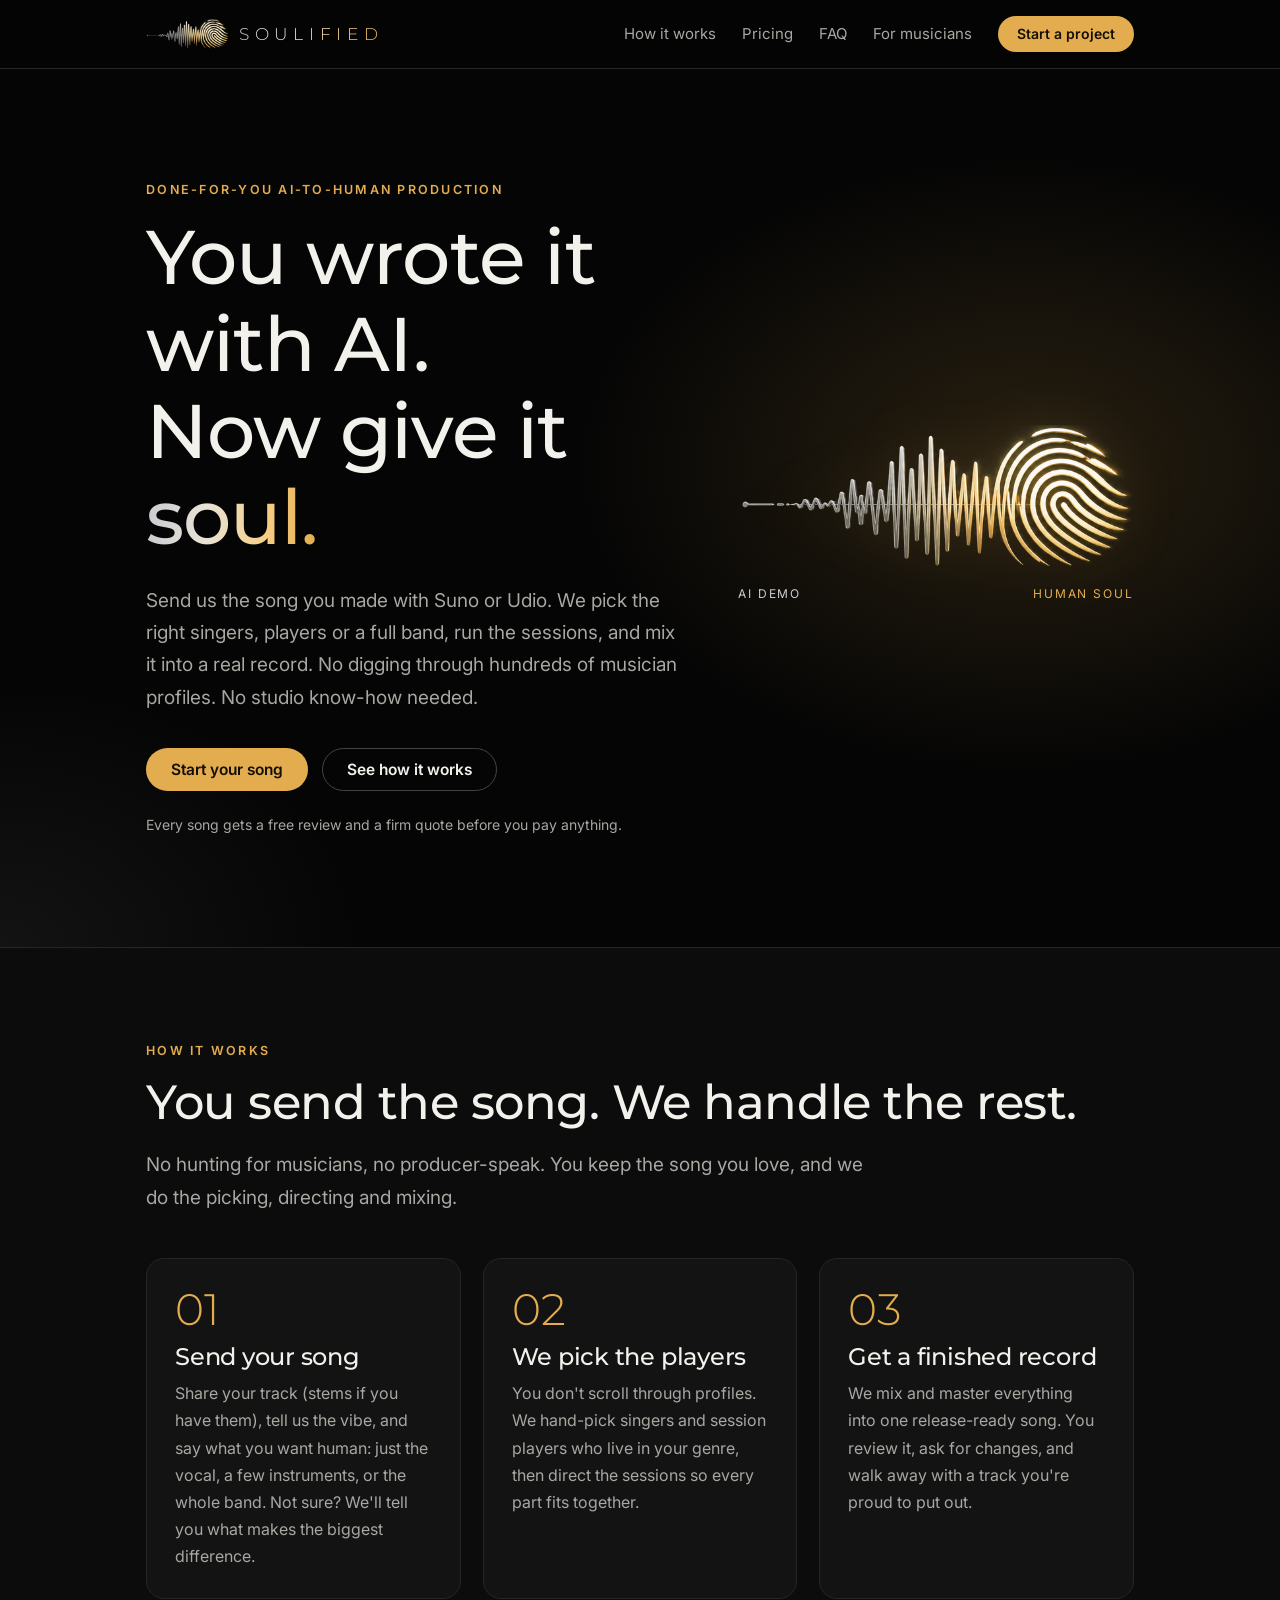
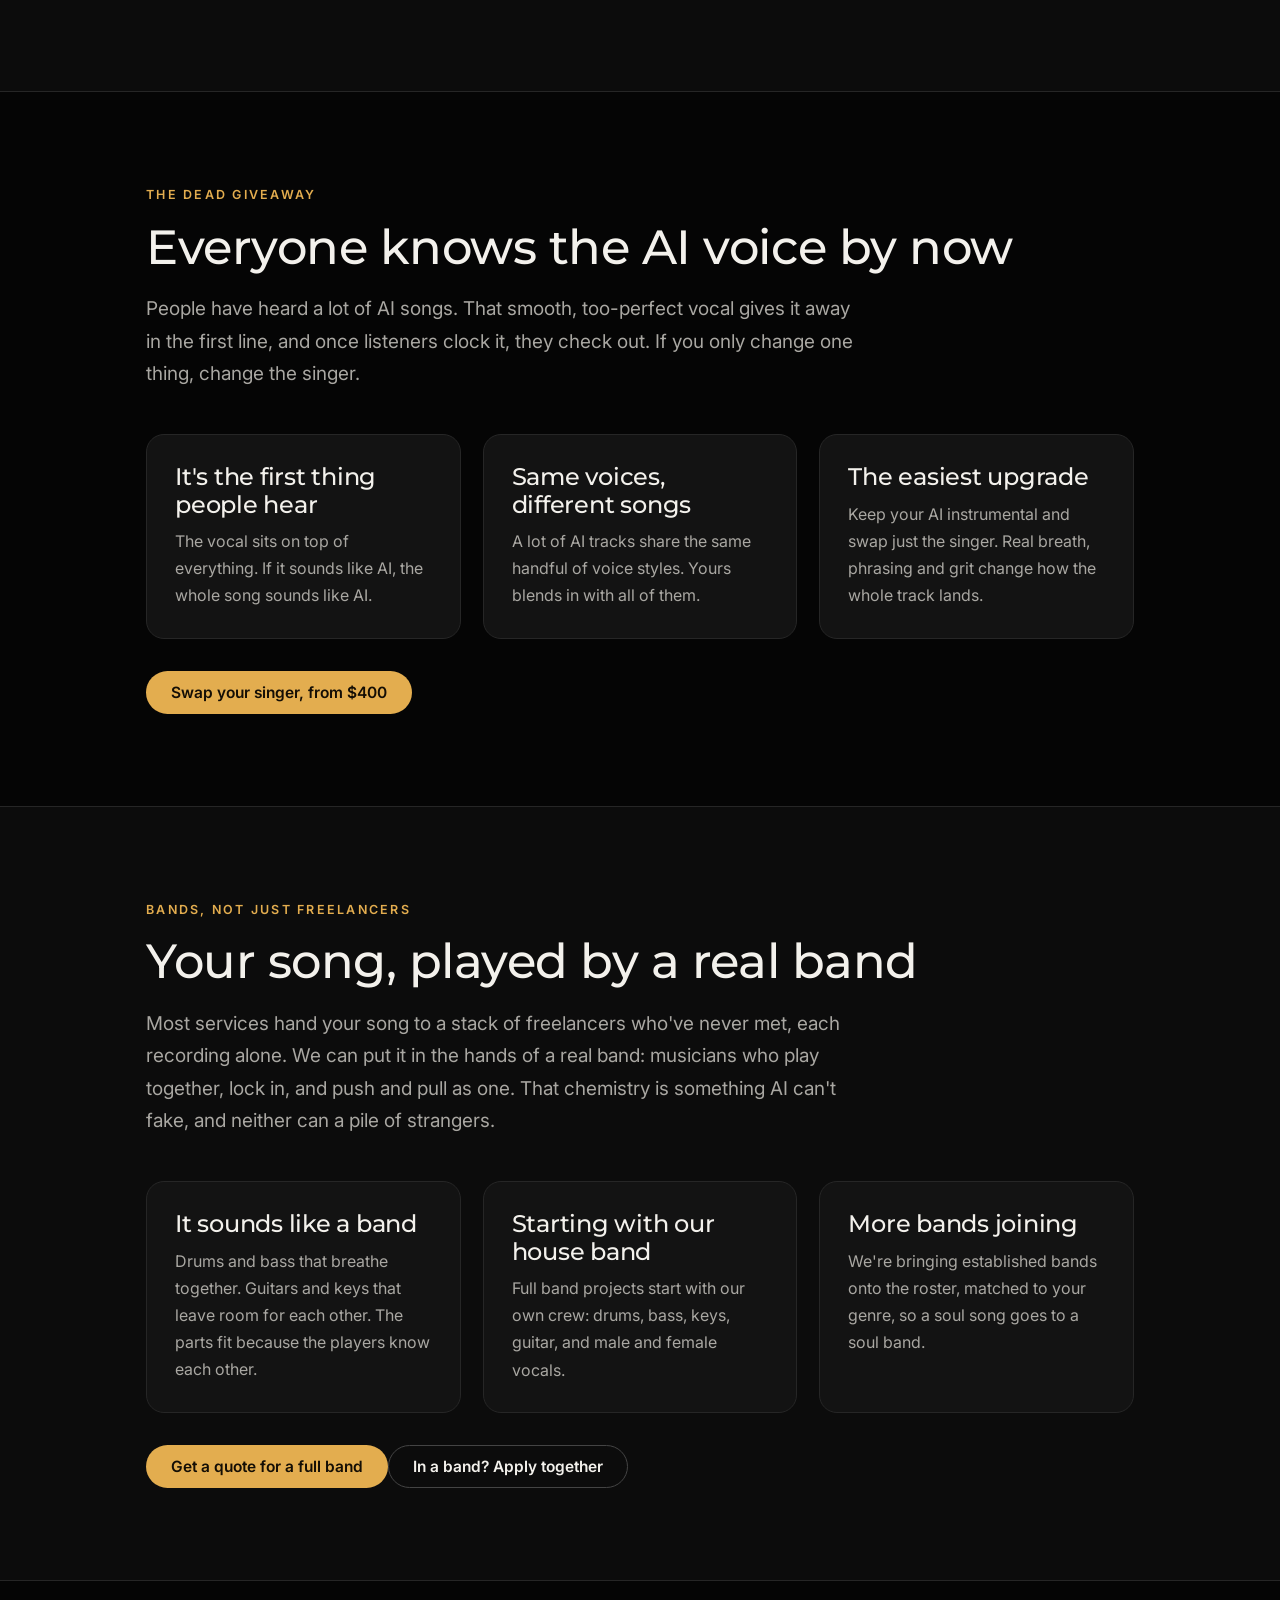
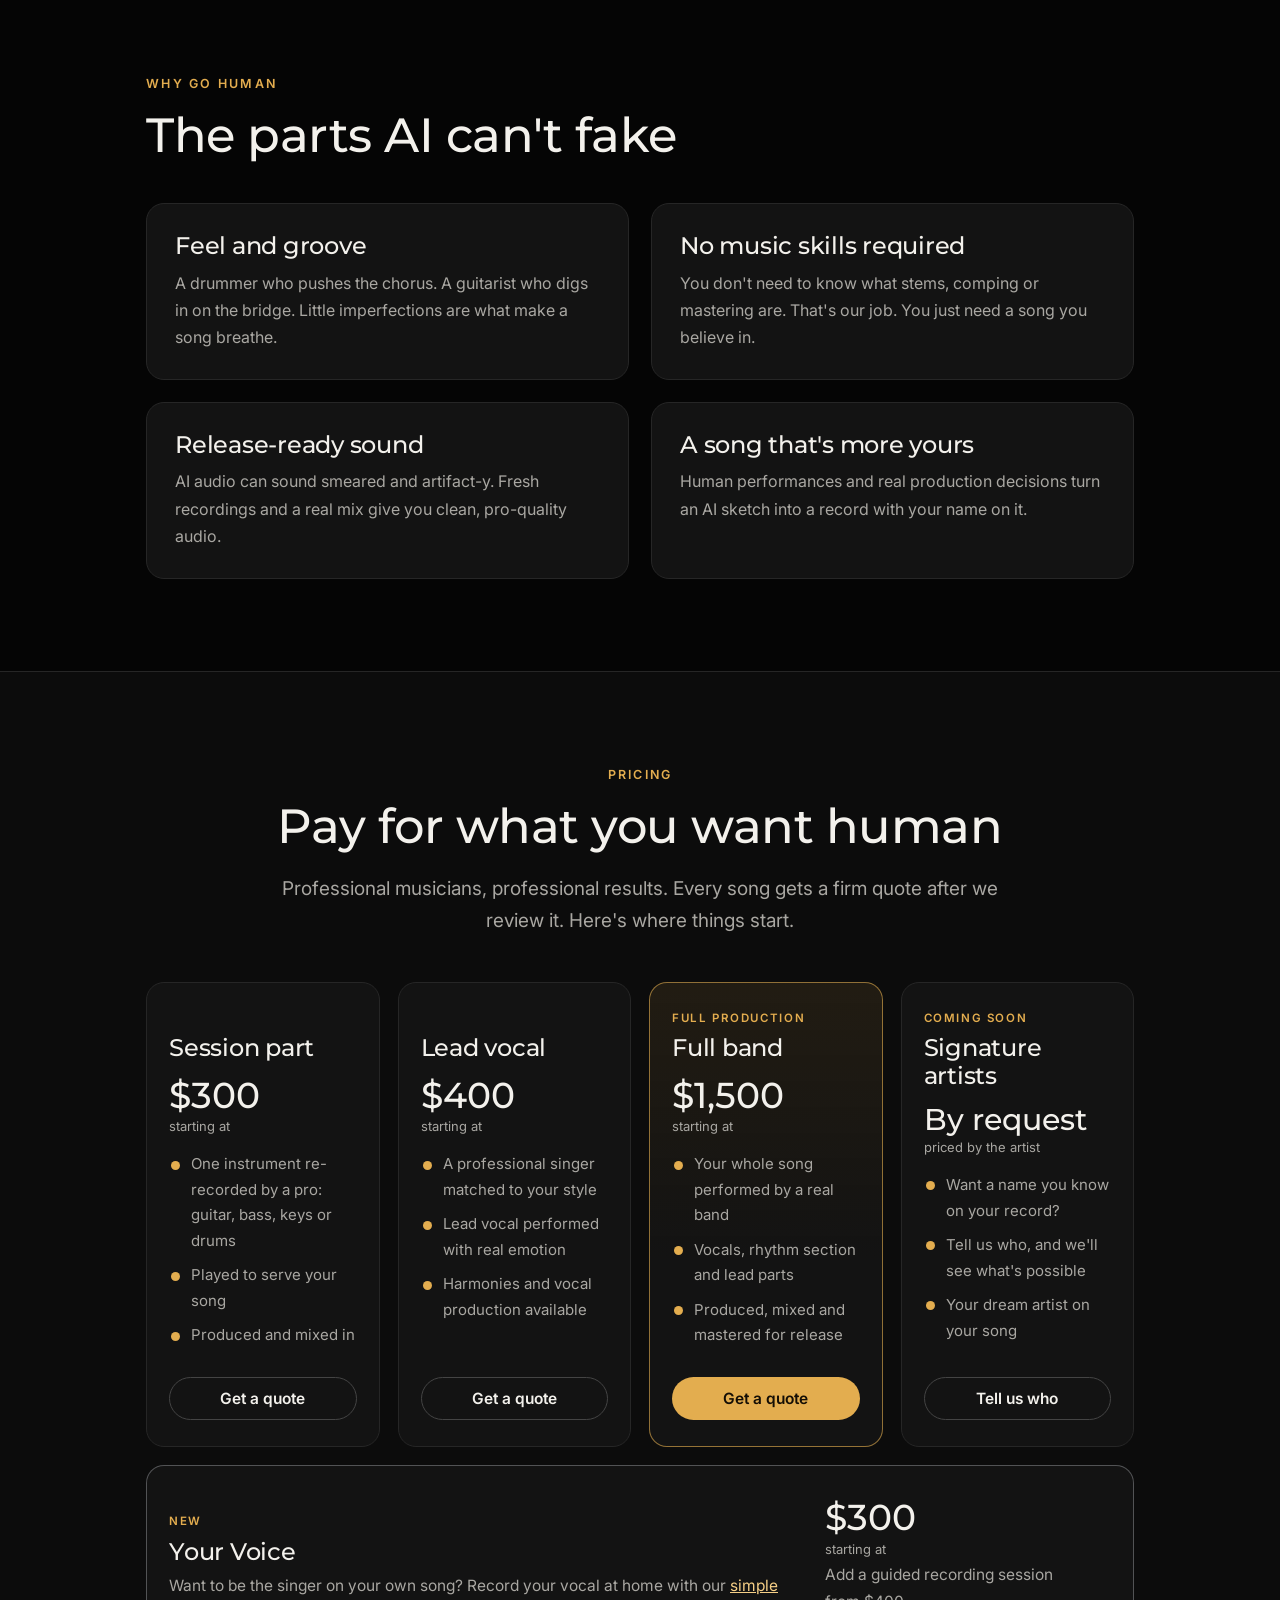
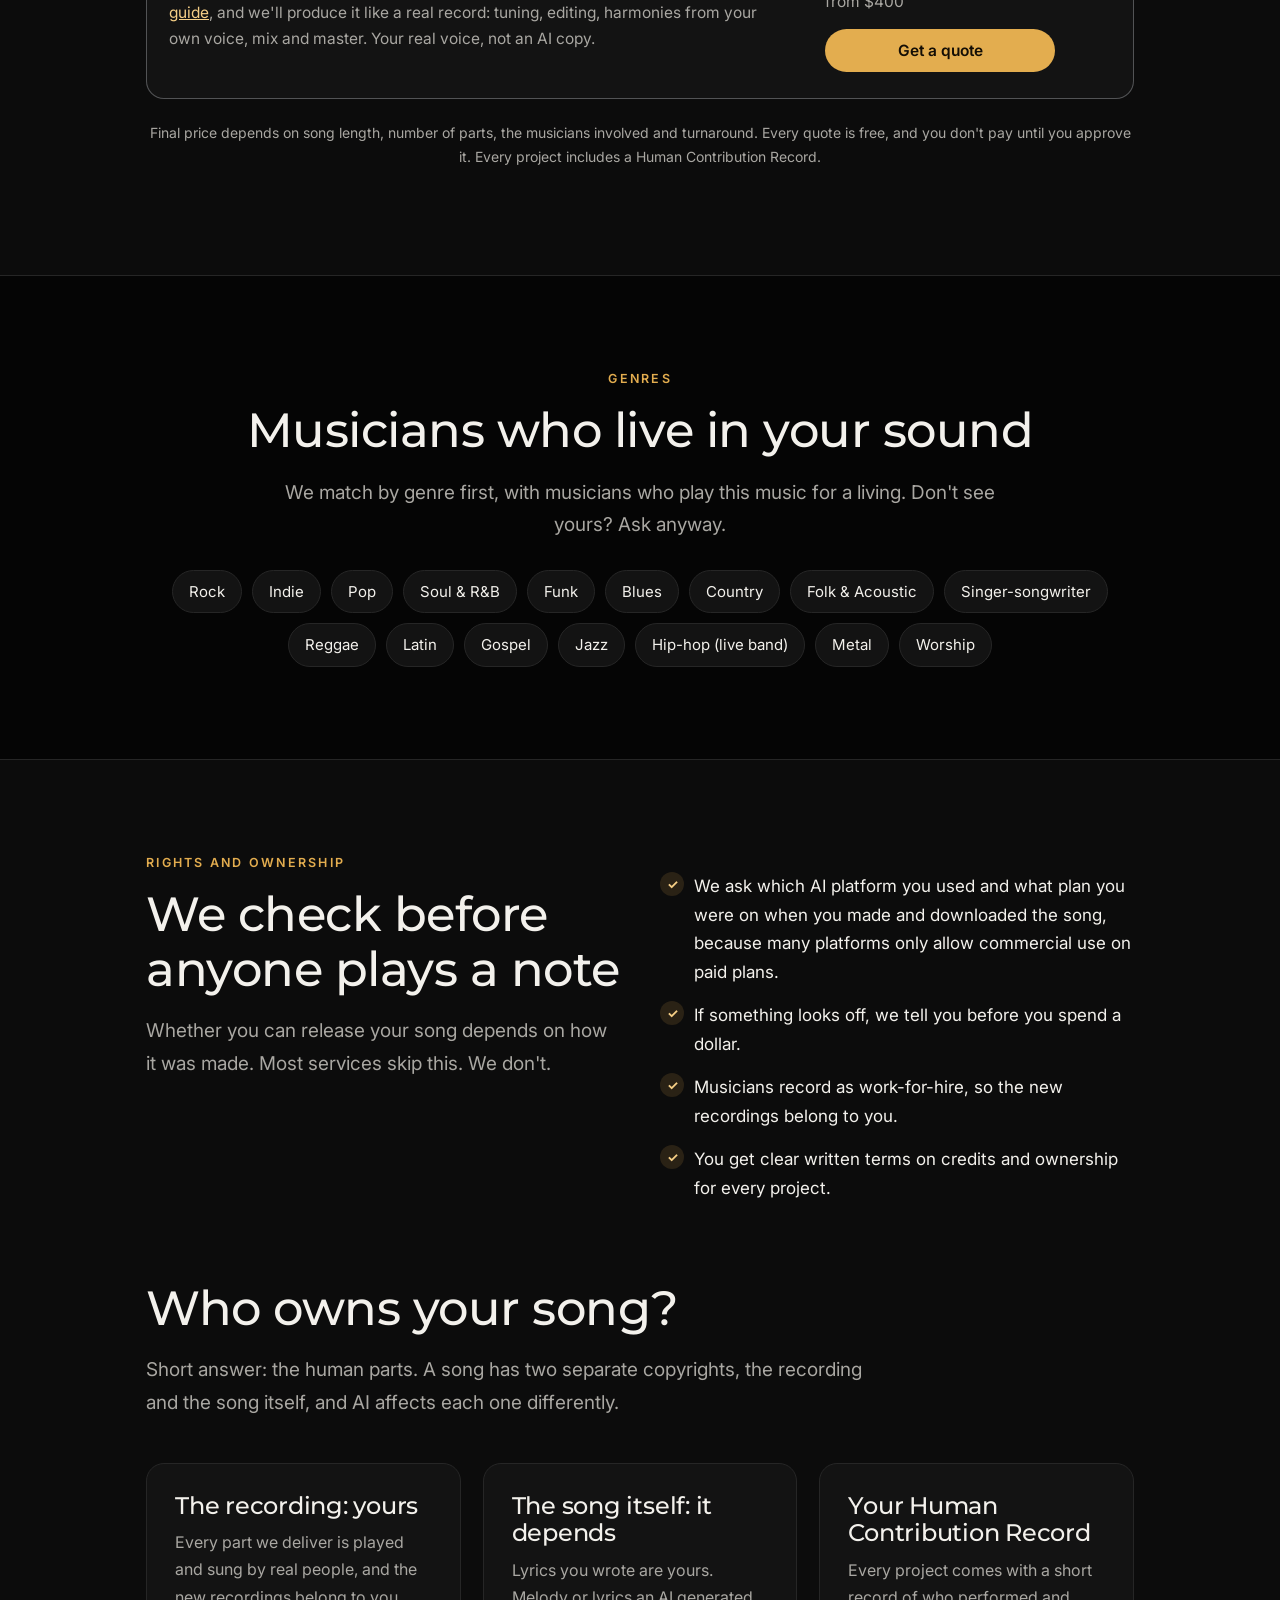
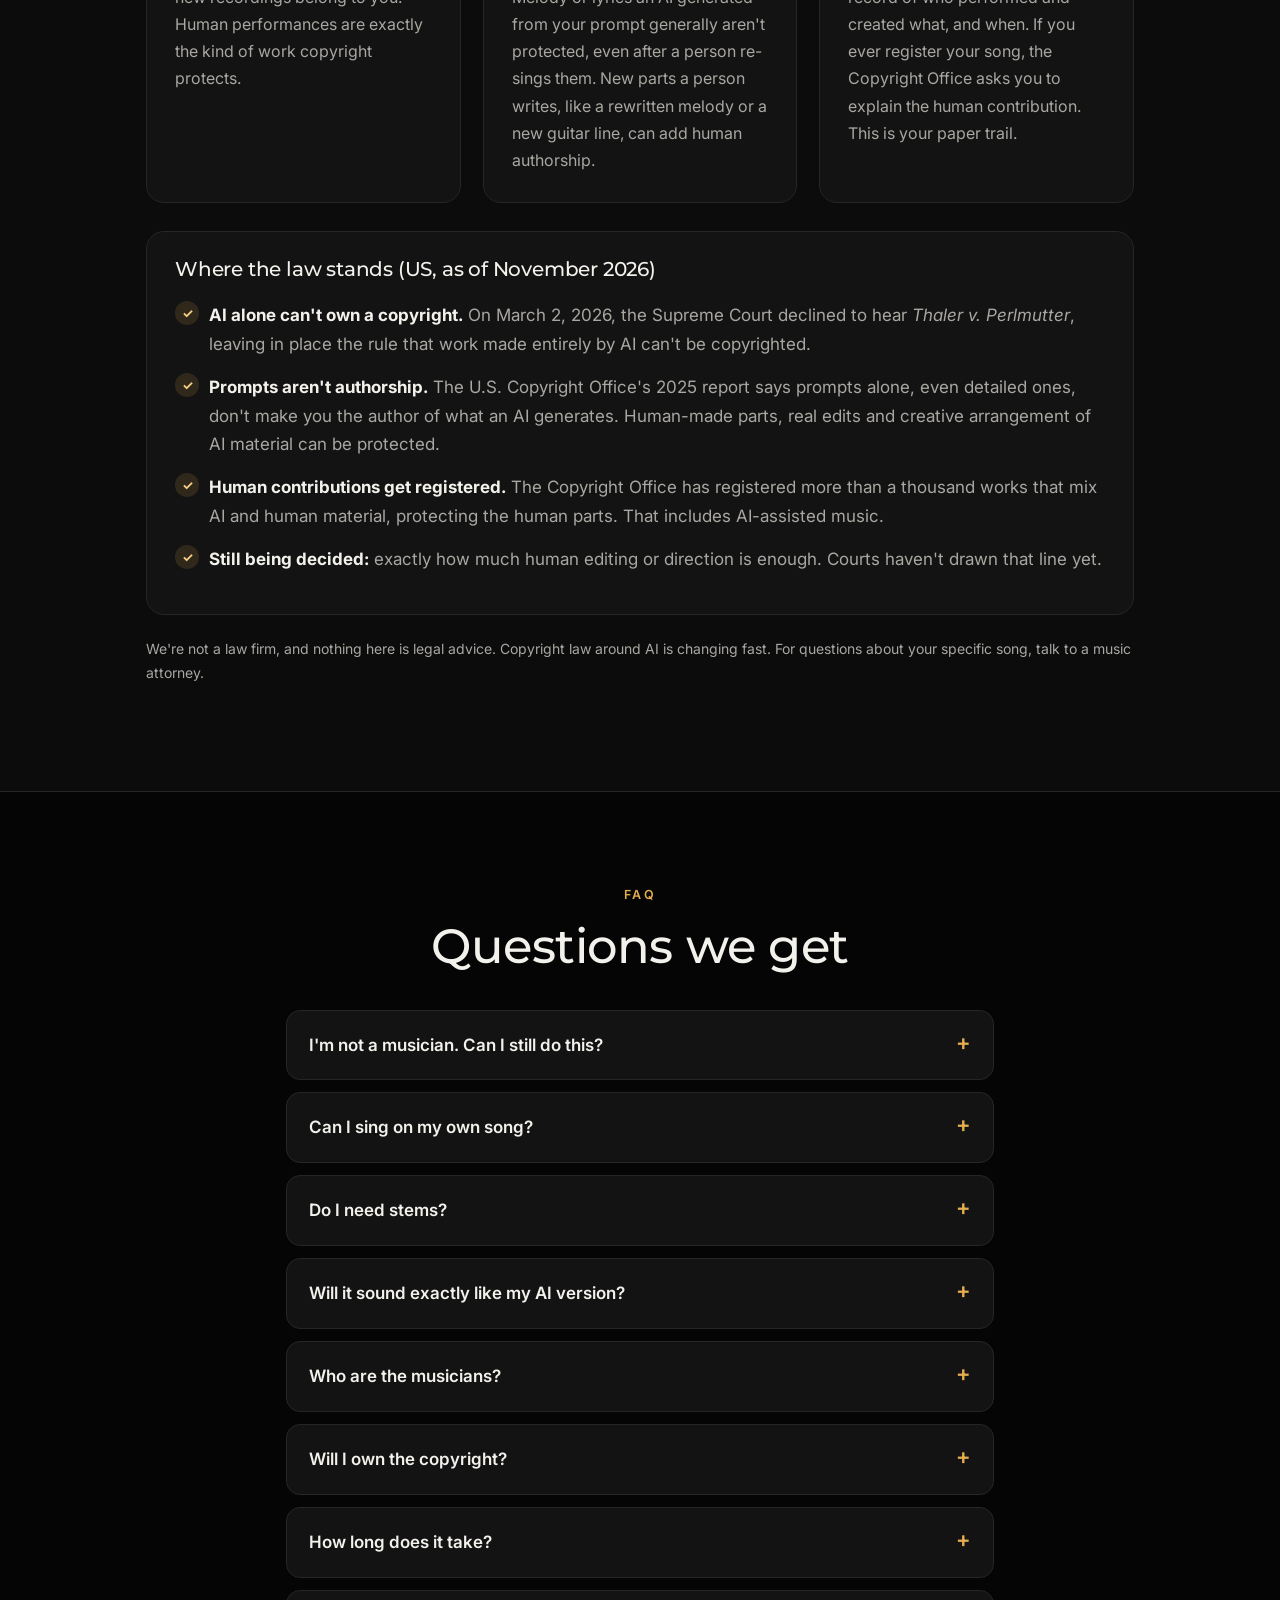
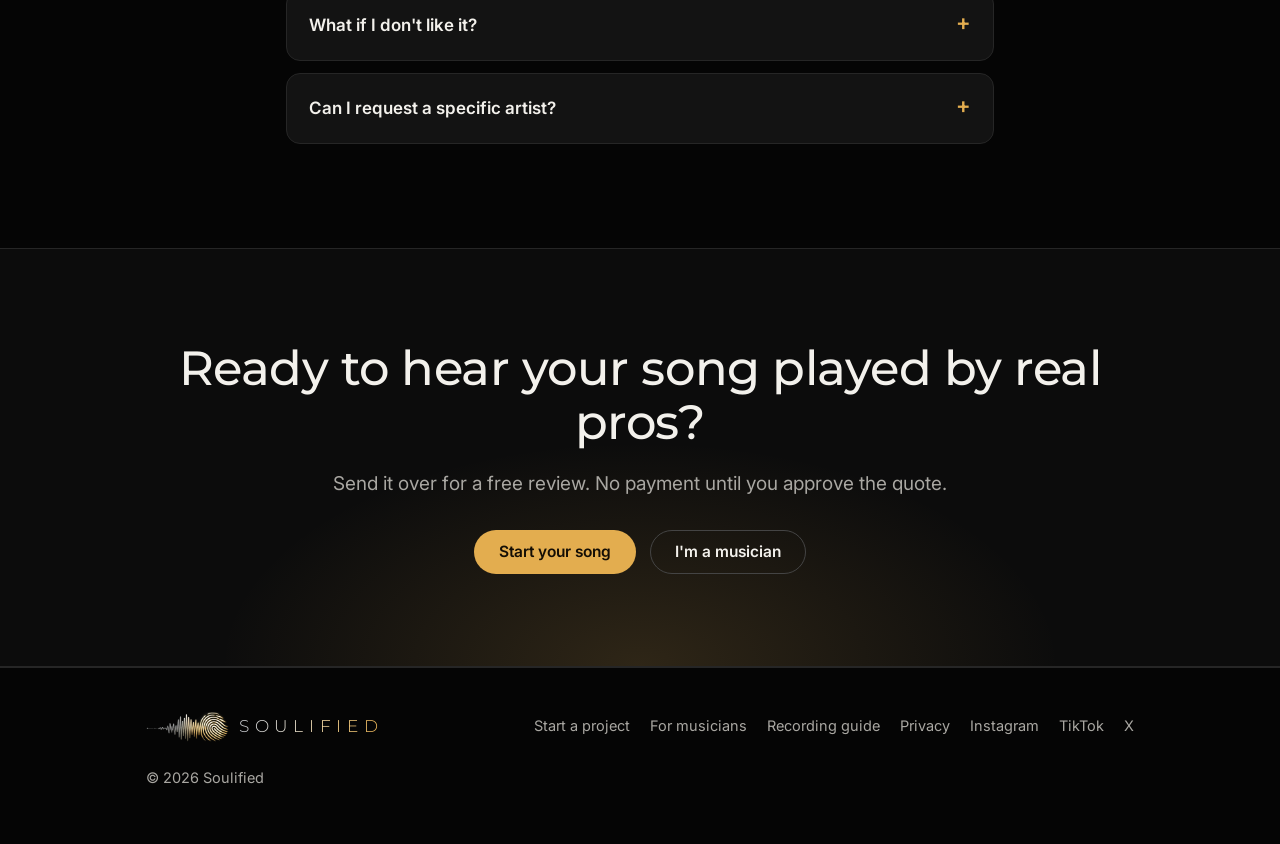
<file: index.html>
<!DOCTYPE html>
<html lang="en">
<head>
<meta charset="utf-8">
<meta name="viewport" content="width=device-width, initial-scale=1">
<title>Soulified | Turn your AI song into a real, human recording</title>
<meta name="description" content="Made a song with Suno or Udio? Soulified matches it with real singers, players and full bands who re-record it with human feel, then produces a release-ready track.">
<meta property="og:title" content="Soulified | Give your AI song a soul">
<meta property="og:description" content="Real singers, real players, real bands. We turn AI songs into human recordings.">
<meta property="og:url" content="https://besoulified.com/">
<meta property="og:type" content="website">
<link rel="icon" href="favicon.png" type="image/png">
<link rel="apple-touch-icon" href="icon-256.png">
<meta property="og:image" content="https://besoulified.com/og-image.jpg">
<link rel="preconnect" href="https://fonts.googleapis.com">
<link rel="preconnect" href="https://fonts.gstatic.com" crossorigin>
<link href="https://fonts.googleapis.com/css2?family=Montserrat:wght@300;400;500;600&family=Inter:wght@400;500;600&display=swap" rel="stylesheet">
<link rel="stylesheet" href="style.css">
</head>
<body>

<header class="nav">
  <div class="wrap">
    <a class="brand" href="index.html" aria-label="Soulified home"><img src="emblem-nav.png" alt="" width="83" height="30"><span>SOULIFIED</span></a>
    <ul>
      <li><a href="index.html#how">How it works</a></li>
      <li><a href="index.html#pricing">Pricing</a></li>
      <li><a href="index.html#faq">FAQ</a></li>
      <li><a href="join.html">For musicians</a></li>
      <li><a class="btn gold small" href="start.html">Start a project</a></li>
    </ul>
  </div>
</header>

<main>
<section class="hero">
  <div class="wrap">
    <div>
      <div class="kicker">Done-for-you AI-to-human production</div>
      <h1>You wrote it with AI.<br>Now give it <em>soul.</em></h1>
      <p class="lead">Send us the song you made with Suno or Udio. We pick the right singers, players or a full band, run the sessions, and mix it into a real record. No digging through hundreds of musician profiles. No studio know-how needed.</p>
      <div class="btns">
        <a class="btn gold" href="start.html">Start your song</a>
        <a class="btn ghost" href="#how">See how it works</a>
      </div>
      <p class="note">Every song gets a free review and a firm quote before you pay anything.</p>
    </div>
    <div class="hero-art">
      <img src="emblem.png" alt="A flat AI waveform transforming into a golden human fingerprint" width="601" height="220">
      <div class="cap"><span>AI demo</span><span>Human soul</span></div>
    </div>
  </div>
</section>

<section class="band" id="how">
  <div class="wrap">
    <div class="kicker">How it works</div>
    <h2>You send the song. We handle the rest.</h2>
    <p class="lead">No hunting for musicians, no producer-speak. You keep the song you love, and we do the picking, directing and mixing.</p>
    <div class="grid3">
      <div class="card"><div class="step-n">01</div><h3>Send your song</h3><p>Share your track (stems if you have them), tell us the vibe, and say what you want human: just the vocal, a few instruments, or the whole band. Not sure? We'll tell you what makes the biggest difference.</p></div>
      <div class="card"><div class="step-n">02</div><h3>We pick the players</h3><p>You don't scroll through profiles. We hand-pick singers and session players who live in your genre, then direct the sessions so every part fits together.</p></div>
      <div class="card"><div class="step-n">03</div><h3>Get a finished record</h3><p>We mix and master everything into one release-ready song. You review it, ask for changes, and walk away with a track you're proud to put out.</p></div>
    </div>
  </div>
</section>

<section id="voice">
  <div class="wrap">
    <div class="kicker">The dead giveaway</div>
    <h2>Everyone knows the AI voice by now</h2>
    <p class="lead">People have heard a lot of AI songs. That smooth, too-perfect vocal gives it away in the first line, and once listeners clock it, they check out. If you only change one thing, change the singer.</p>
    <div class="grid3">
      <div class="card"><h3>It's the first thing people hear</h3><p>The vocal sits on top of everything. If it sounds like AI, the whole song sounds like AI.</p></div>
      <div class="card"><h3>Same voices, different songs</h3><p>A lot of AI tracks share the same handful of voice styles. Yours blends in with all of them.</p></div>
      <div class="card"><h3>The easiest upgrade</h3><p>Keep your AI instrumental and swap just the singer. Real breath, phrasing and grit change how the whole track lands.</p></div>
    </div>
    <div class="btns" style="margin-top:32px"><a class="btn gold" href="start.html?service=vocal">Swap your singer, from $400</a></div>
  </div>
</section>

<section class="band" id="bands">
  <div class="wrap">
    <div class="kicker">Bands, not just freelancers</div>
    <h2>Your song, played by a real band</h2>
    <p class="lead">Most services hand your song to a stack of freelancers who've never met, each recording alone. We can put it in the hands of a real band: musicians who play together, lock in, and push and pull as one. That chemistry is something AI can't fake, and neither can a pile of strangers.</p>
    <div class="grid3">
      <div class="card"><h3>It sounds like a band</h3><p>Drums and bass that breathe together. Guitars and keys that leave room for each other. The parts fit because the players know each other.</p></div>
      <div class="card"><h3>Starting with our house band</h3><p>Full band projects start with our own crew: drums, bass, keys, guitar, and male and female vocals.</p></div>
      <div class="card"><h3>More bands joining</h3><p>We're bringing established bands onto the roster, matched to your genre, so a soul song goes to a soul band.</p></div>
    </div>
    <div class="btns" style="margin-top:32px"><a class="btn gold" href="start.html?service=full">Get a quote for a full band</a><a class="btn ghost" href="join.html">In a band? Apply together</a></div>
  </div>
</section>

<section id="why">
  <div class="wrap">
    <div class="kicker">Why go human</div>
    <h2>The parts AI can't fake</h2>
    <div class="grid2">
      <div class="card"><h3>Feel and groove</h3><p>A drummer who pushes the chorus. A guitarist who digs in on the bridge. Little imperfections are what make a song breathe.</p></div>
      <div class="card"><h3>No music skills required</h3><p>You don't need to know what stems, comping or mastering are. That's our job. You just need a song you believe in.</p></div>
      <div class="card"><h3>Release-ready sound</h3><p>AI audio can sound smeared and artifact-y. Fresh recordings and a real mix give you clean, pro-quality audio.</p></div>
      <div class="card"><h3>A song that's more yours</h3><p>Human performances and real production decisions turn an AI sketch into a record with your name on it.</p></div>
    </div>
  </div>
</section>

<section class="band" id="pricing">
  <div class="wrap">
    <div class="center">
      <div class="kicker">Pricing</div>
      <h2>Pay for what you want human</h2>
      <p class="lead">Professional musicians, professional results. Every song gets a firm quote after we review it. Here's where things start.</p>
    </div>
    <div class="price-grid">
      <div class="price"><div class="tag">&nbsp;</div><h3>Session part</h3><div class="amt">$300 <small>starting at</small></div>
        <ul><li>One instrument re-recorded by a pro: guitar, bass, keys or drums</li><li>Played to serve your song</li><li>Produced and mixed in</li></ul>
        <a class="btn ghost" href="start.html?service=single">Get a quote</a></div>
      <div class="price"><div class="tag">&nbsp;</div><h3>Lead vocal</h3><div class="amt">$400 <small>starting at</small></div>
        <ul><li>A professional singer matched to your style</li><li>Lead vocal performed with real emotion</li><li>Harmonies and vocal production available</li></ul>
        <a class="btn ghost" href="start.html?service=vocal">Get a quote</a></div>
      <div class="price feature"><div class="tag">Full production</div><h3>Full band</h3><div class="amt">$1,500 <small>starting at</small></div>
        <ul><li>Your whole song performed by a real band</li><li>Vocals, rhythm section and lead parts</li><li>Produced, mixed and mastered for release</li></ul>
        <a class="btn gold" href="start.html?service=full">Get a quote</a></div>
      <div class="price"><div class="tag">Coming soon</div><h3>Signature artists</h3><div class="amt text">By request<small>priced by the artist</small></div>
        <ul><li>Want a name you know on your record?</li><li>Tell us who, and we'll see what's possible</li><li>Your dream artist on your song</li></ul>
        <a class="btn ghost" href="start.html?service=signature">Tell us who</a></div>
    </div>
    <div class="price wide">
      <div>
        <div class="tag">New</div>
        <h3>Your Voice</h3>
        <p>Want to be the singer on your own song? Record your vocal at home with our <a href="record.html">simple guide</a>, and we'll produce it like a real record: tuning, editing, harmonies from your own voice, mix and master. Your real voice, not an AI copy.</p>
      </div>
      <div class="wide-side">
        <div class="amt">$300 <small>starting at</small></div>
        <p class="fine" style="margin:6px 0 14px">Add a guided recording session from $400</p>
        <a class="btn gold" href="start.html?service=yourvoice">Get a quote</a>
      </div>
    </div>
    <p class="fine center">Final price depends on song length, number of parts, the musicians involved and turnaround. Every quote is free, and you don't pay until you approve it. Every project includes a Human Contribution Record.</p>
  </div>
</section>

<section id="genres">
  <div class="wrap center">
    <div class="kicker">Genres</div>
    <h2>Musicians who live in your sound</h2>
    <p class="lead">We match by genre first, with musicians who play this music for a living. Don't see yours? Ask anyway.</p>
    <div class="chips"><span>Rock</span><span>Indie</span><span>Pop</span><span>Soul & R&B</span><span>Funk</span><span>Blues</span><span>Country</span><span>Folk & Acoustic</span><span>Singer-songwriter</span><span>Reggae</span><span>Latin</span><span>Gospel</span><span>Jazz</span><span>Hip-hop (live band)</span><span>Metal</span><span>Worship</span></div>
  </div>
</section>

<section class="band" id="rights">
  <div class="wrap rights">
    <div>
      <div class="kicker">Rights and ownership</div>
      <h2>We check before anyone plays a note</h2>
      <p class="lead">Whether you can release your song depends on how it was made. Most services skip this. We don't.</p>
    </div>
    <div>
      <ul class="check">
        <li>We ask which AI platform you used and what plan you were on when you made and downloaded the song, because many platforms only allow commercial use on paid plans.</li>
        <li>If something looks off, we tell you before you spend a dollar.</li>
        <li>Musicians record as work-for-hire, so the new recordings belong to you.</li>
        <li>You get clear written terms on credits and ownership for every project.</li>
      </ul>
    </div>
  </div>
  <div class="wrap" id="ownership" style="margin-top:64px">
    <h2>Who owns your song?</h2>
    <p class="lead">Short answer: the human parts. A song has two separate copyrights, the recording and the song itself, and AI affects each one differently.</p>
    <div class="grid3">
      <div class="card"><h3>The recording: yours</h3><p>Every part we deliver is played and sung by real people, and the new recordings belong to you. Human performances are exactly the kind of work copyright protects.</p></div>
      <div class="card"><h3>The song itself: it depends</h3><p>Lyrics you wrote are yours. Melody or lyrics an AI generated from your prompt generally aren't protected, even after a person re-sings them. New parts a person writes, like a rewritten melody or a new guitar line, can add human authorship.</p></div>
      <div class="card"><h3>Your Human Contribution Record</h3><p>Every project comes with a short record of who performed and created what, and when. If you ever register your song, the Copyright Office asks you to explain the human contribution. This is your paper trail.</p></div>
    </div>
    <div class="law">
      <h3>Where the law stands (US, as of November 2026)</h3>
      <ul class="check">
        <li><b>AI alone can't own a copyright.</b> On March 2, 2026, the Supreme Court declined to hear <i>Thaler v. Perlmutter</i>, leaving in place the rule that work made entirely by AI can't be copyrighted.</li>
        <li><b>Prompts aren't authorship.</b> The U.S. Copyright Office's 2025 report says prompts alone, even detailed ones, don't make you the author of what an AI generates. Human-made parts, real edits and creative arrangement of AI material can be protected.</li>
        <li><b>Human contributions get registered.</b> The Copyright Office has registered more than a thousand works that mix AI and human material, protecting the human parts. That includes AI-assisted music.</li>
        <li><b>Still being decided:</b> exactly how much human editing or direction is enough. Courts haven't drawn that line yet.</li>
      </ul>
    </div>
    <p class="fine">We're not a law firm, and nothing here is legal advice. Copyright law around AI is changing fast. For questions about your specific song, talk to a music attorney.</p>
  </div>
</section>

<section id="faq">
  <div class="wrap narrow">
    <div class="center"><div class="kicker">FAQ</div><h2>Questions we get</h2></div>
    <div style="margin-top:36px">
      <details><summary>I'm not a musician. Can I still do this?</summary><p>Yes, that's who we built this for. You don't need to know any music or studio terms. Send the song, tell us what you like about it, and we'll handle every decision from there.</p></details>
      <details><summary>Can I sing on my own song?</summary><p>Yes. That's our Your Voice package. You record your vocal at home using our <a href="record.html">recording guide</a>, and we tune, edit and produce it into a finished record. Send a rough take first and we'll tell you honestly what's possible.</p></details>
      <details><summary>Do I need stems?</summary><p>They help a lot, but they're not required. If you don't have them, send the full track and we'll separate it for the musicians to play along to.</p></details>
      <details><summary>Will it sound exactly like my AI version?</summary><p>It'll keep your song: the melody, lyrics, structure and vibe. It won't be a copy. Real players bring their own feel, and that's the point. Tell us what you love about the original and we'll protect it.</p></details>
      <details><summary>Who are the musicians?</summary><p>Every project is produced by Soulified's founder: a producer, guitarist and vocalist with 20 years of experience who has worked alongside some of the world's most established session players and touring musicians, and who plays and sings on many of our projects. We don't believe in name-dropping. We let the music speak for itself. A core crew is already lined up: a drummer, a bass player, a keyboard player, male and female vocalists and a second audio engineer. From there we're building a hand-picked roster of top-tier session players, singers and established bands, and we only bring in talent that meets that bar.</p></details>
      <details><summary>Will I own the copyright?</summary><p>You'll own the new recordings we make. Musicians work on a work-for-hire basis, so the human performances belong to you. The song itself (melody and lyrics) is a separate question: parts you wrote are yours, while parts an AI generated from a prompt generally can't be copyrighted by anyone. Your rights also depend on the AI platform's terms, which is why we check that first. Every project includes a Human Contribution Record documenting who created what. <a href="#ownership">More on ownership</a>.</p></details>
      <details><summary>How long does it take?</summary><p>Most single parts take a few days. Full band productions take longer. You'll get a timeline with your quote, and rush options are available.</p></details>
      <details><summary>What if I don't like it?</summary><p>Revisions are included. We'll go back and forth until it feels right, within the scope of your quote.</p></details>
      <details><summary>Can I request a specific artist?</summary><p>Yes, tell us who. That's what our Signature Artists tier is for. We can't promise any particular artist will say yes, but we'll reach out and let you know what's possible and what it would cost.</p></details>
    </div>
  </div>
</section>

<section class="cta band">
  <div class="wrap">
    <h2>Ready to hear your song played by real pros?</h2>
    <p class="lead" style="margin:16px auto 0">Send it over for a free review. No payment until you approve the quote.</p>
    <div class="btns">
      <a class="btn gold" href="start.html">Start your song</a>
      <a class="btn ghost" href="join.html">I'm a musician</a>
    </div>
  </div>
</section>
</main>

<footer>
  <div class="wrap">
    <a class="brand" href="index.html"><img src="emblem-nav.png" alt="" width="83" height="30"><span>SOULIFIED</span></a>
    <nav>
      <a href="start.html">Start a project</a>
      <a href="join.html">For musicians</a>
      <a href="record.html">Recording guide</a>
      <a href="privacy.html">Privacy</a>
      <a href="https://www.instagram.com/besoulified/" target="_blank" rel="noopener">Instagram</a><a href="https://www.tiktok.com/@besoulified" target="_blank" rel="noopener">TikTok</a><a href="https://x.com/beSoulified" target="_blank" rel="noopener">X</a>
    </nav>
    <span>© 2026 Soulified</span>
  </div>
</footer>
</body>
</html>
</file>
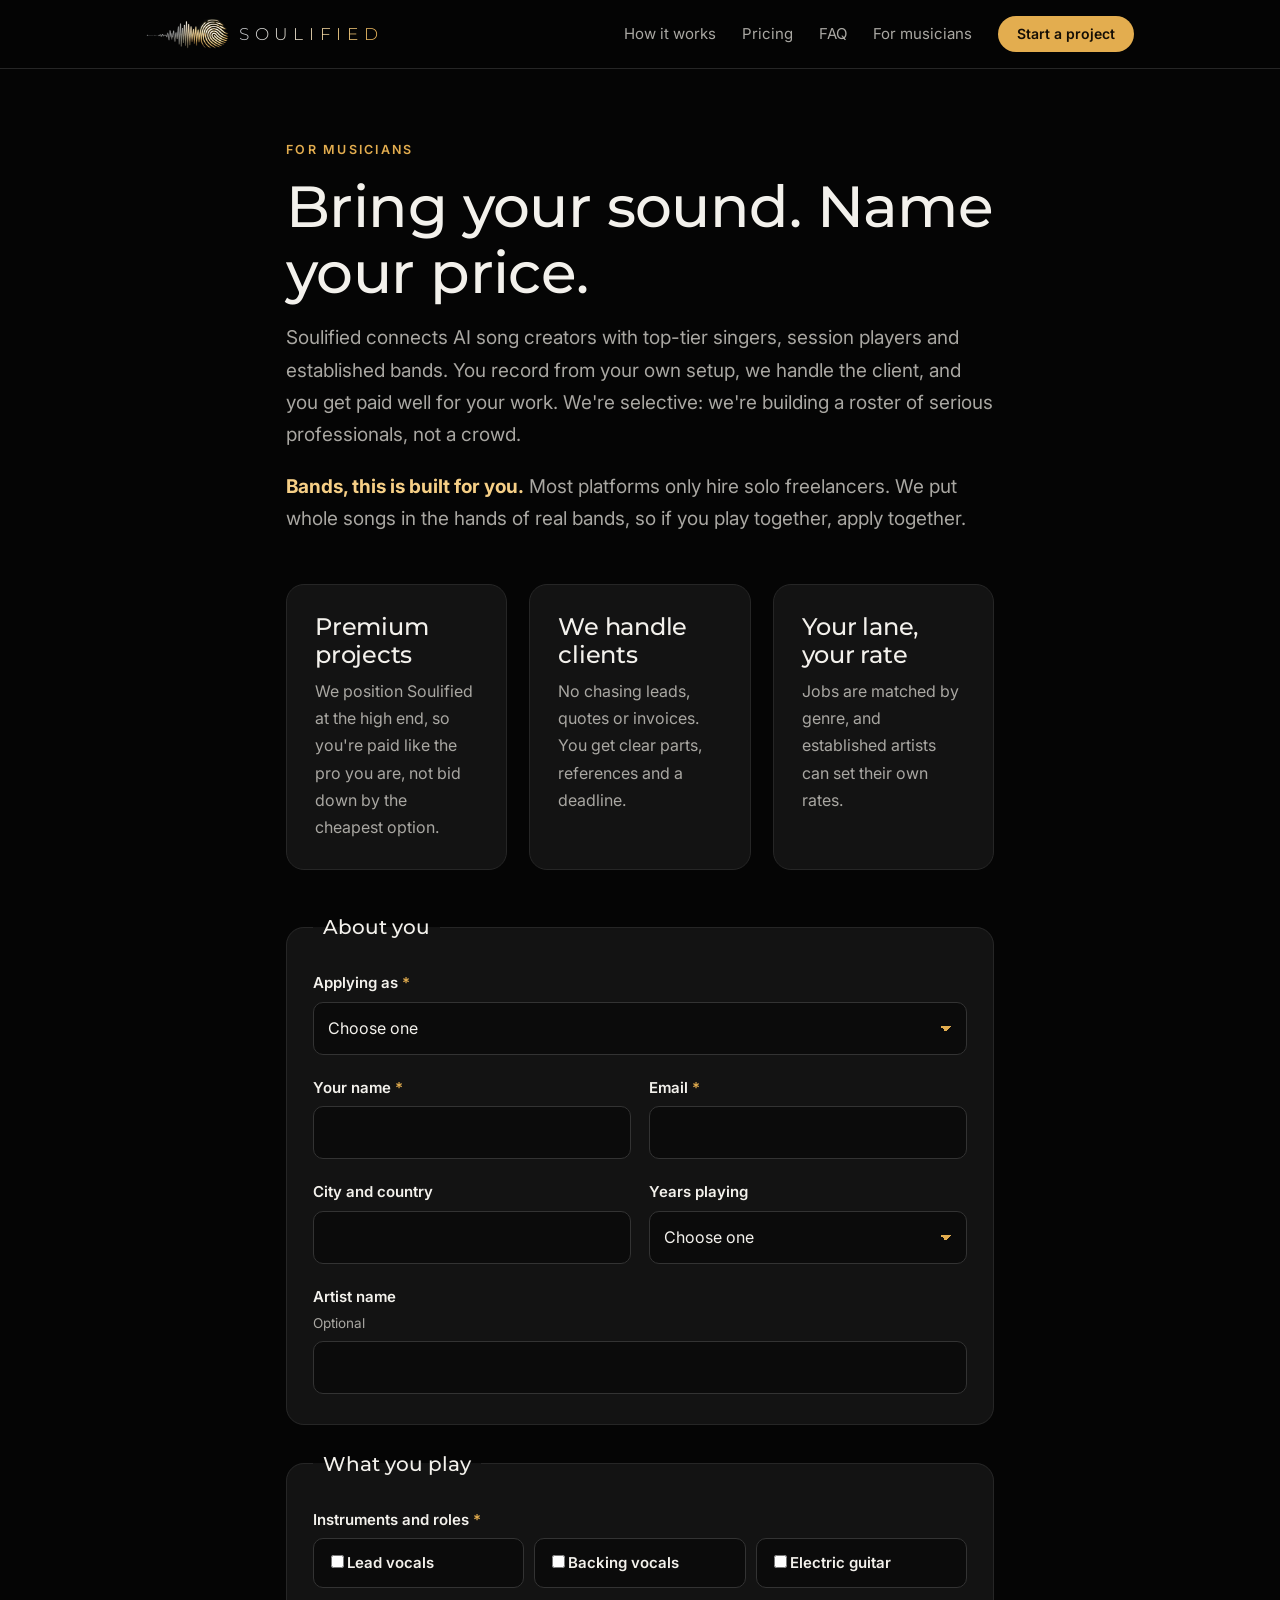
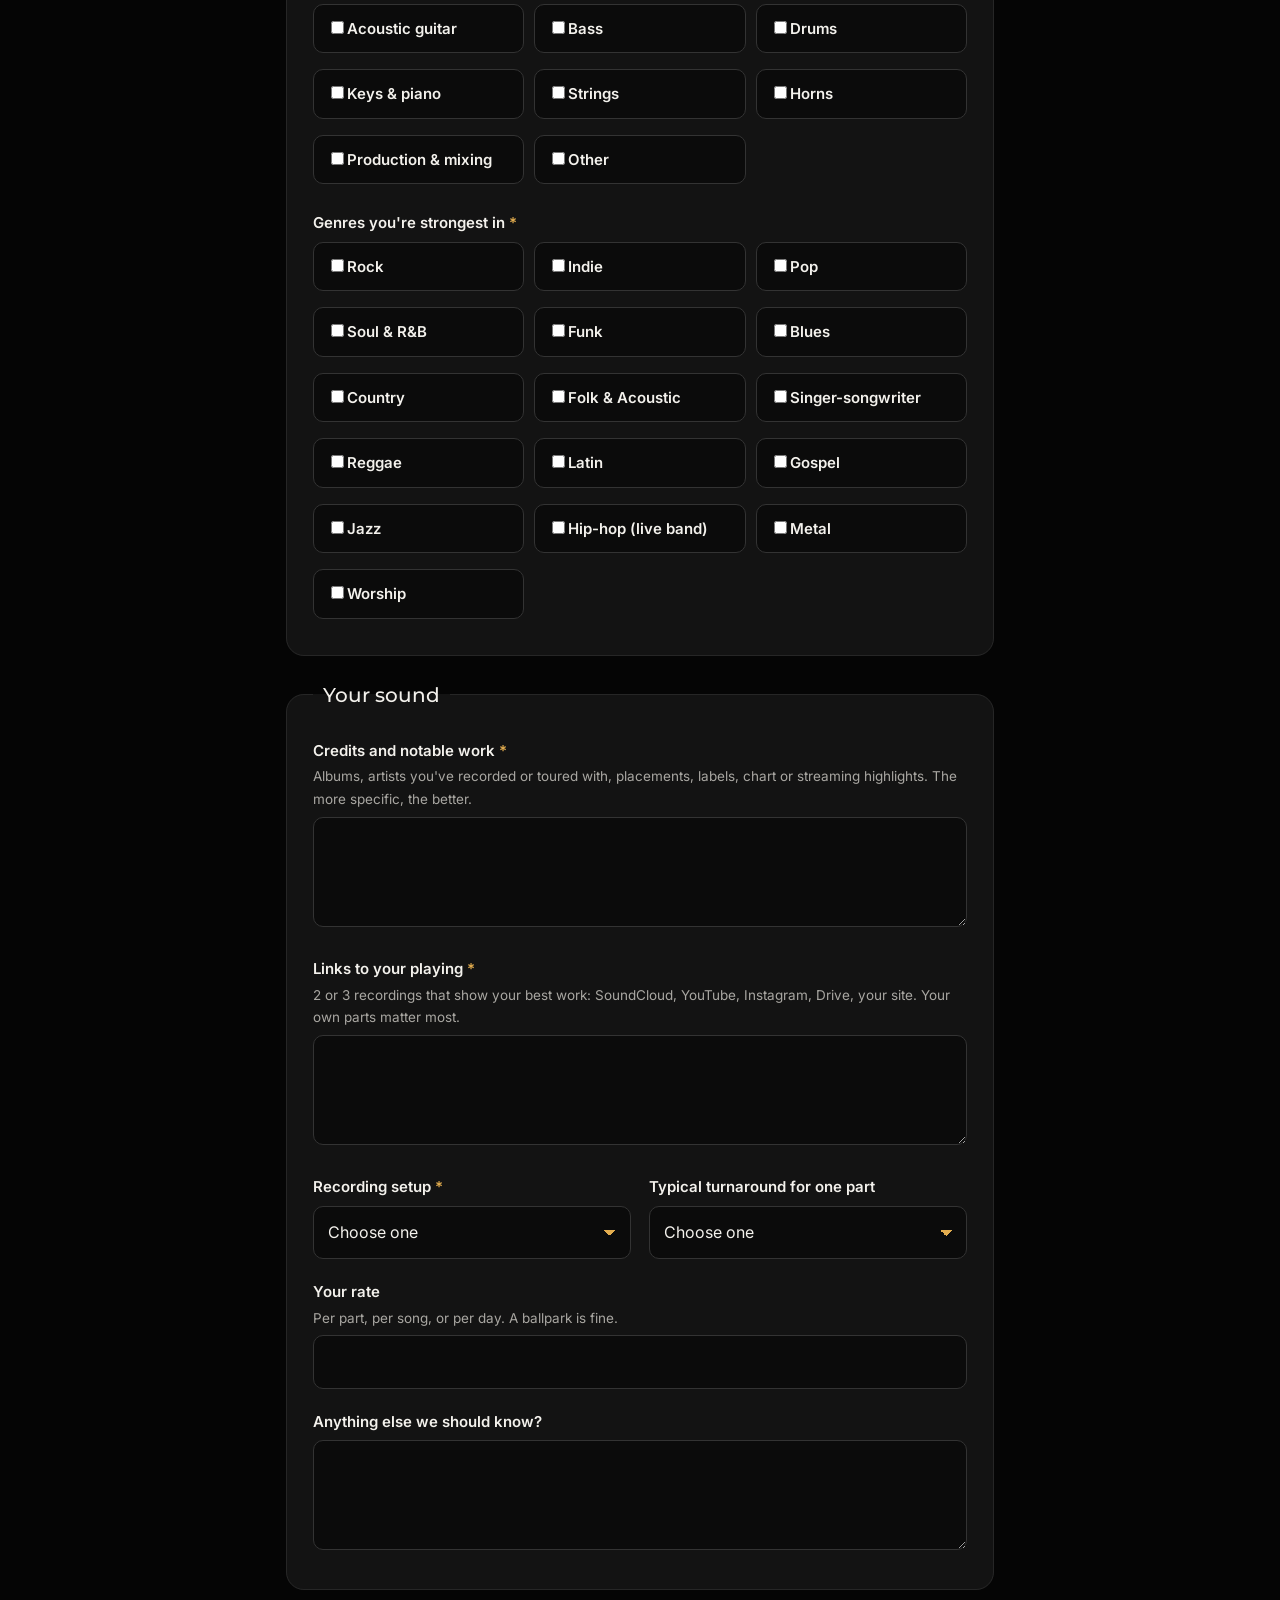
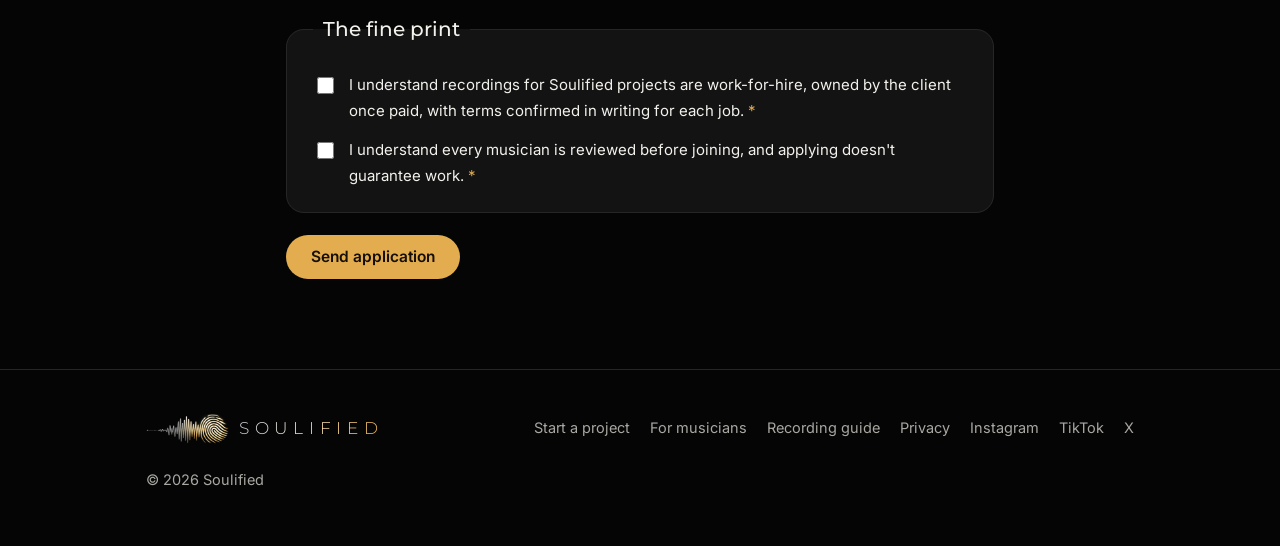
<file: join.html>
<!DOCTYPE html>
<html lang="en">
<head>
<meta charset="utf-8">
<meta name="viewport" content="width=device-width, initial-scale=1">
<title>Join as a musician | Soulified</title>
<meta name="description" content="Singers, session players and bands: apply to re-record AI songs for creators in your genre and get paid.">
<meta property="og:title" content="Join as a musician | Soulified">
<meta property="og:description" content="Singers, session players and bands: apply to re-record AI songs for creators in your genre and get paid.">
<meta property="og:image" content="https://besoulified.com/og-image.jpg">
<link rel="icon" href="favicon.png" type="image/png">
<link rel="apple-touch-icon" href="icon-256.png">
<link rel="preconnect" href="https://fonts.googleapis.com">
<link rel="preconnect" href="https://fonts.gstatic.com" crossorigin>
<link href="https://fonts.googleapis.com/css2?family=Montserrat:wght@300;400;500;600&family=Inter:wght@400;500;600&display=swap" rel="stylesheet">
<link rel="stylesheet" href="style.css">
</head>
<body>
<header class="nav">
  <div class="wrap">
    <a class="brand" href="index.html" aria-label="Soulified home"><img src="emblem-nav.png" alt="" width="83" height="30"><span>SOULIFIED</span></a>
    <ul>
      <li><a href="index.html#how">How it works</a></li>
      <li><a href="index.html#pricing">Pricing</a></li>
      <li><a href="index.html#faq">FAQ</a></li>
      <li><a href="join.html">For musicians</a></li>
      <li><a class="btn gold small" href="start.html">Start a project</a></li>
    </ul>
  </div>
</header>
<main>
<div class="wrap narrow">
  <div class="page-head">
    <div class="kicker">For musicians</div>
    <h1>Bring your sound. Name your price.</h1>
    <p class="lead">Soulified connects AI song creators with top-tier singers, session players and established bands. You record from your own setup, we handle the client, and you get paid well for your work. We're selective: we're building a roster of serious professionals, not a crowd.</p>
    <p class="lead" style="margin-top:12px"><b style="color:var(--gold2)">Bands, this is built for you.</b> Most platforms only hire solo freelancers. We put whole songs in the hands of real bands, so if you play together, apply together.</p>
  </div>

  <div class="grid3" style="margin:0 0 40px">
    <div class="card"><h3>Premium projects</h3><p>We position Soulified at the high end, so you're paid like the pro you are, not bid down by the cheapest option.</p></div>
    <div class="card"><h3>We handle clients</h3><p>No chasing leads, quotes or invoices. You get clear parts, references and a deadline.</p></div>
    <div class="card"><h3>Your lane, your rate</h3><p>Jobs are matched by genre, and established artists can set their own rates.</p></div>
  </div>

  <form class="sf" data-kind="musician" data-subject="New musician application" data-button="Send application" novalidate>
    <input class="hp" type="text" name="_honey" tabindex="-1" autocomplete="off" aria-hidden="true">

    <fieldset>
      <legend data-swap="Applying as=Band|About you and your band">About you</legend>
      <div class="field"><label for="type">Applying as <span class="req">*</span></label>
        <select id="type" name="Applying as" required><option value="">Choose one</option><option>Solo musician / singer</option><option>Band</option><option>Producer / engineer</option></select></div>
      <div class="row2">
        <div class="field"><label for="name"><span data-swap="Applying as=Band|Contact name (band member or manager)">Your name</span> <span class="req">*</span></label><input id="name" type="text" name="Name" required autocomplete="name"></div>
        <div class="field"><label for="email">Email <span class="req">*</span></label><input id="email" type="email" name="Email" required autocomplete="email"></div>
      </div>
      <div class="row2">
        <div class="field"><label for="loc">City and country</label><input id="loc" type="text" name="Location"></div>
        <div class="field"><label for="years"><span data-swap="Applying as=Band|Years playing together">Years playing</span></label>
          <select id="years" name="Years experience"><option value="">Choose one</option><option>Under 5</option><option>5 to 10</option><option>10 to 20</option><option>20+</option></select></div>
      </div>
      <div class="field" data-show-if="Applying as!=Band"><label for="stage">Artist name <span class="hint">Optional</span></label><input id="stage" type="text" name="Artist name"></div>
    </fieldset>

    <fieldset data-show-if="Applying as=Band" hidden>
      <legend>Your band</legend>
      <div class="row2">
        <div class="field"><label for="band">Band name <span class="req">*</span></label><input id="band" type="text" name="Band name" required></div>
        <div class="field"><label for="members">Members <span class="req">*</span></label>
          <select id="members" name="Members" required><option value="">Choose one</option><option>2</option><option>3</option><option>4</option><option>5</option><option>6 or more</option></select></div>
      </div>
      <div class="field"><label for="lineup">Lineup <span class="req">*</span><span class="hint">Who plays what. Example: "Axe: lead vocals and guitar. Rico: drums. Dee: bass and backing vocals."</span></label><textarea id="lineup" name="Lineup" required></textarea></div>
      <div class="row2">
        <div class="field"><label for="howrec">How you record <span class="req">*</span></label>
          <select id="howrec" name="How the band records" required><option value="">Choose one</option><option>Together, live in our own studio or rehearsal space</option><option>Together, in a studio we book</option><option>Each member tracks their part separately</option><option>A mix of both</option></select></div>
        <div class="field"><label for="live">Live experience</label>
          <select id="live" name="Live experience"><option value="">Choose one</option><option>Studio only</option><option>Gigging locally</option><option>Touring regionally</option><option>Touring nationally or internationally</option></select></div>
      </div>
      <div class="field"><label for="bandlinks">Band website or socials</label><input id="bandlinks" type="text" name="Band links"></div>
    </fieldset>

    <fieldset>
      <legend data-swap="Applying as=Band|What the band plays">What you play</legend>
      <div class="field"><span class="label"><span data-swap="Applying as=Band|Instruments and roles the band covers">Instruments and roles</span> <span class="req">*</span></span>
        <div class="opts" data-required-group="Instruments and roles">
          <label class="opt"><input type="checkbox" name="Instruments" value="Lead vocals"><span>Lead vocals</span></label>
          <label class="opt"><input type="checkbox" name="Instruments" value="Backing vocals"><span>Backing vocals</span></label>
          <label class="opt"><input type="checkbox" name="Instruments" value="Electric guitar"><span>Electric guitar</span></label>
          <label class="opt"><input type="checkbox" name="Instruments" value="Acoustic guitar"><span>Acoustic guitar</span></label>
          <label class="opt"><input type="checkbox" name="Instruments" value="Bass"><span>Bass</span></label>
          <label class="opt"><input type="checkbox" name="Instruments" value="Drums"><span>Drums</span></label>
          <label class="opt"><input type="checkbox" name="Instruments" value="Keys & piano"><span>Keys & piano</span></label>
          <label class="opt"><input type="checkbox" name="Instruments" value="Strings"><span>Strings</span></label>
          <label class="opt"><input type="checkbox" name="Instruments" value="Horns"><span>Horns</span></label>
          <label class="opt"><input type="checkbox" name="Instruments" value="Production & mixing"><span>Production & mixing</span></label>
          <label class="opt"><input type="checkbox" name="Instruments" value="Other"><span>Other</span></label>
        </div>
      </div>
      <div class="field"><span class="label"><span data-swap="Applying as=Band|Genres the band is strongest in">Genres you're strongest in</span> <span class="req">*</span></span>
        <div class="opts" data-required-group="Genres">
          <label class="opt"><input type="checkbox" name="Genres" value="Rock"><span>Rock</span></label>
          <label class="opt"><input type="checkbox" name="Genres" value="Indie"><span>Indie</span></label>
          <label class="opt"><input type="checkbox" name="Genres" value="Pop"><span>Pop</span></label>
          <label class="opt"><input type="checkbox" name="Genres" value="Soul & R&B"><span>Soul & R&B</span></label>
          <label class="opt"><input type="checkbox" name="Genres" value="Funk"><span>Funk</span></label>
          <label class="opt"><input type="checkbox" name="Genres" value="Blues"><span>Blues</span></label>
          <label class="opt"><input type="checkbox" name="Genres" value="Country"><span>Country</span></label>
          <label class="opt"><input type="checkbox" name="Genres" value="Folk & Acoustic"><span>Folk & Acoustic</span></label>
          <label class="opt"><input type="checkbox" name="Genres" value="Singer-songwriter"><span>Singer-songwriter</span></label>
          <label class="opt"><input type="checkbox" name="Genres" value="Reggae"><span>Reggae</span></label>
          <label class="opt"><input type="checkbox" name="Genres" value="Latin"><span>Latin</span></label>
          <label class="opt"><input type="checkbox" name="Genres" value="Gospel"><span>Gospel</span></label>
          <label class="opt"><input type="checkbox" name="Genres" value="Jazz"><span>Jazz</span></label>
          <label class="opt"><input type="checkbox" name="Genres" value="Hip-hop (live band)"><span>Hip-hop (live band)</span></label>
          <label class="opt"><input type="checkbox" name="Genres" value="Metal"><span>Metal</span></label>
          <label class="opt"><input type="checkbox" name="Genres" value="Worship"><span>Worship</span></label>
        </div>
      </div>
    </fieldset>

    <fieldset>
      <legend>Your sound</legend>
      <div class="field"><label for="credits">Credits and notable work <span class="req">*</span><span class="hint">Albums, artists you've recorded or toured with, placements, labels, chart or streaming highlights. The more specific, the better.</span></label><textarea id="credits" name="Credits and notable work" required></textarea></div>
      <div class="field"><label for="samples"><span data-swap="Applying as=Band|Links to the band's recordings">Links to your playing</span> <span class="req">*</span><span class="hint">2 or 3 recordings that show your best work: SoundCloud, YouTube, Instagram, Drive, your site. Your own parts matter most.</span></label><textarea id="samples" name="Sample links" required></textarea></div>
      <div class="row2">
        <div class="field"><label for="setup">Recording setup <span class="req">*</span></label>
          <select id="setup" name="Recording setup" required><option value="">Choose one</option><option>Pro home or studio setup</option><option>Basic home setup (interface and mic)</option><option>I need studio access</option></select></div>
        <div class="field"><label for="turn"><span data-swap="Applying as=Band|Typical turnaround for a full song">Typical turnaround for one part</span></label>
          <select id="turn" name="Turnaround"><option value="">Choose one</option><option>1 to 2 days</option><option>3 to 5 days</option><option>About a week</option><option>Depends on the job</option></select></div>
      </div>
      <div class="field"><label for="rate"><span data-swap="Applying as=Band|Band rate">Your rate</span> <span class="hint" data-swap="Applying as=Band|Per song for the full band. A ballpark is fine.">Per part, per song, or per day. A ballpark is fine.</span></label><input id="rate" type="text" name="Usual rate"></div>
      <div class="field"><label for="more">Anything else we should know?</label><textarea id="more" name="Notes"></textarea></div>
    </fieldset>

    <fieldset>
      <legend>The fine print</legend>
      <label class="agree"><input type="checkbox" name="Agrees to work-for-hire" value="Yes" required><span>I understand recordings for Soulified projects are work-for-hire, owned by the client once paid, with terms confirmed in writing for each job. <span class="req">*</span></span></label>
      <label class="agree"><input type="checkbox" name="Understands vetting" value="Yes" required><span>I understand every musician is reviewed before joining, and applying doesn't guarantee work. <span class="req">*</span></span></label>
    </fieldset>

    <div class="submit-row">
      <button class="btn gold" type="submit">Send application</button>
      <span class="form-msg" role="alert"></span>
    </div>
  </form>
</div>
</main>
<footer>
  <div class="wrap">
    <a class="brand" href="index.html"><img src="emblem-nav.png" alt="" width="83" height="30"><span>SOULIFIED</span></a>
    <nav>
      <a href="start.html">Start a project</a>
      <a href="join.html">For musicians</a>
      <a href="record.html">Recording guide</a>
      <a href="privacy.html">Privacy</a>
      <a href="https://www.instagram.com/besoulified/" target="_blank" rel="noopener">Instagram</a><a href="https://www.tiktok.com/@besoulified" target="_blank" rel="noopener">TikTok</a><a href="https://x.com/beSoulified" target="_blank" rel="noopener">X</a>
    </nav>
    <span>© 2026 Soulified</span>
  </div>
</footer>
<script src="form.js"></script>
</body>
</html>
</file>
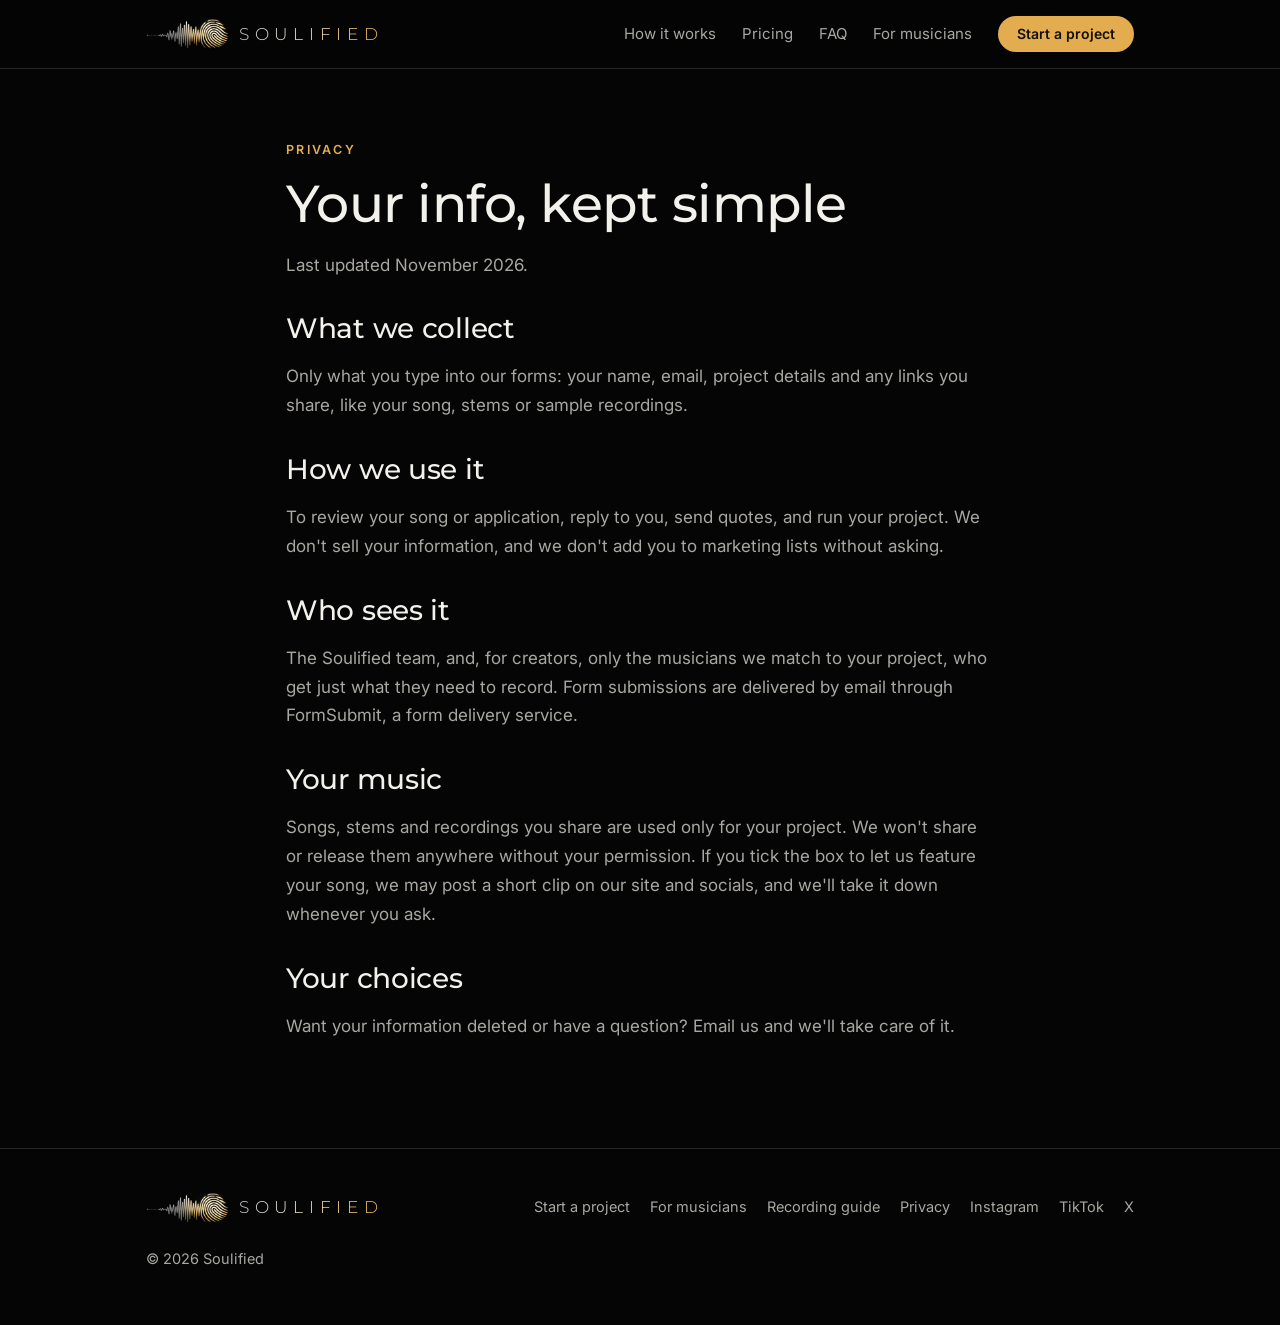
<file: privacy.html>
<!DOCTYPE html>
<html lang="en">
<head>
<meta charset="utf-8">
<meta name="viewport" content="width=device-width, initial-scale=1">
<title>Privacy | Soulified</title>
<meta name="description" content="How Soulified handles the information you send us.">
<meta property="og:title" content="Privacy | Soulified">
<meta property="og:description" content="How Soulified handles the information you send us.">
<meta property="og:image" content="https://besoulified.com/og-image.jpg">
<link rel="icon" href="favicon.png" type="image/png">
<link rel="apple-touch-icon" href="icon-256.png">
<link rel="preconnect" href="https://fonts.googleapis.com">
<link rel="preconnect" href="https://fonts.gstatic.com" crossorigin>
<link href="https://fonts.googleapis.com/css2?family=Montserrat:wght@300;400;500;600&family=Inter:wght@400;500;600&display=swap" rel="stylesheet">
<link rel="stylesheet" href="style.css">
</head>
<body>
<header class="nav">
  <div class="wrap">
    <a class="brand" href="index.html" aria-label="Soulified home"><img src="emblem-nav.png" alt="" width="83" height="30"><span>SOULIFIED</span></a>
    <ul>
      <li><a href="index.html#how">How it works</a></li>
      <li><a href="index.html#pricing">Pricing</a></li>
      <li><a href="index.html#faq">FAQ</a></li>
      <li><a href="join.html">For musicians</a></li>
      <li><a class="btn gold small" href="start.html">Start a project</a></li>
    </ul>
  </div>
</header>
<main>
<div class="wrap narrow prose" style="padding:70px 26px 90px">
  <div class="kicker">Privacy</div>
  <h1 style="font-size:clamp(36px,5vw,52px)">Your info, kept simple</h1>
  <p>Last updated November 2026.</p>
  <h2>What we collect</h2>
  <p>Only what you type into our forms: your name, email, project details and any links you share, like your song, stems or sample recordings.</p>
  <h2>How we use it</h2>
  <p>To review your song or application, reply to you, send quotes, and run your project. We don't sell your information, and we don't add you to marketing lists without asking.</p>
  <h2>Who sees it</h2>
  <p>The Soulified team, and, for creators, only the musicians we match to your project, who get just what they need to record. Form submissions are delivered by email through FormSubmit, a form delivery service.</p>
  <h2>Your music</h2>
  <p>Songs, stems and recordings you share are used only for your project. We won't share or release them anywhere without your permission. If you tick the box to let us feature your song, we may post a short clip on our site and socials, and we'll take it down whenever you ask.</p>
  <h2>Your choices</h2>
  <p>Want your information deleted or have a question? Email us and we'll take care of it.</p>
</div>
</main>
<footer>
  <div class="wrap">
    <a class="brand" href="index.html"><img src="emblem-nav.png" alt="" width="83" height="30"><span>SOULIFIED</span></a>
    <nav>
      <a href="start.html">Start a project</a>
      <a href="join.html">For musicians</a>
      <a href="record.html">Recording guide</a>
      <a href="privacy.html">Privacy</a>
      <a href="https://www.instagram.com/besoulified/" target="_blank" rel="noopener">Instagram</a><a href="https://www.tiktok.com/@besoulified" target="_blank" rel="noopener">TikTok</a><a href="https://x.com/beSoulified" target="_blank" rel="noopener">X</a>
    </nav>
    <span>© 2026 Soulified</span>
  </div>
</footer>
</body>
</html>
</file>
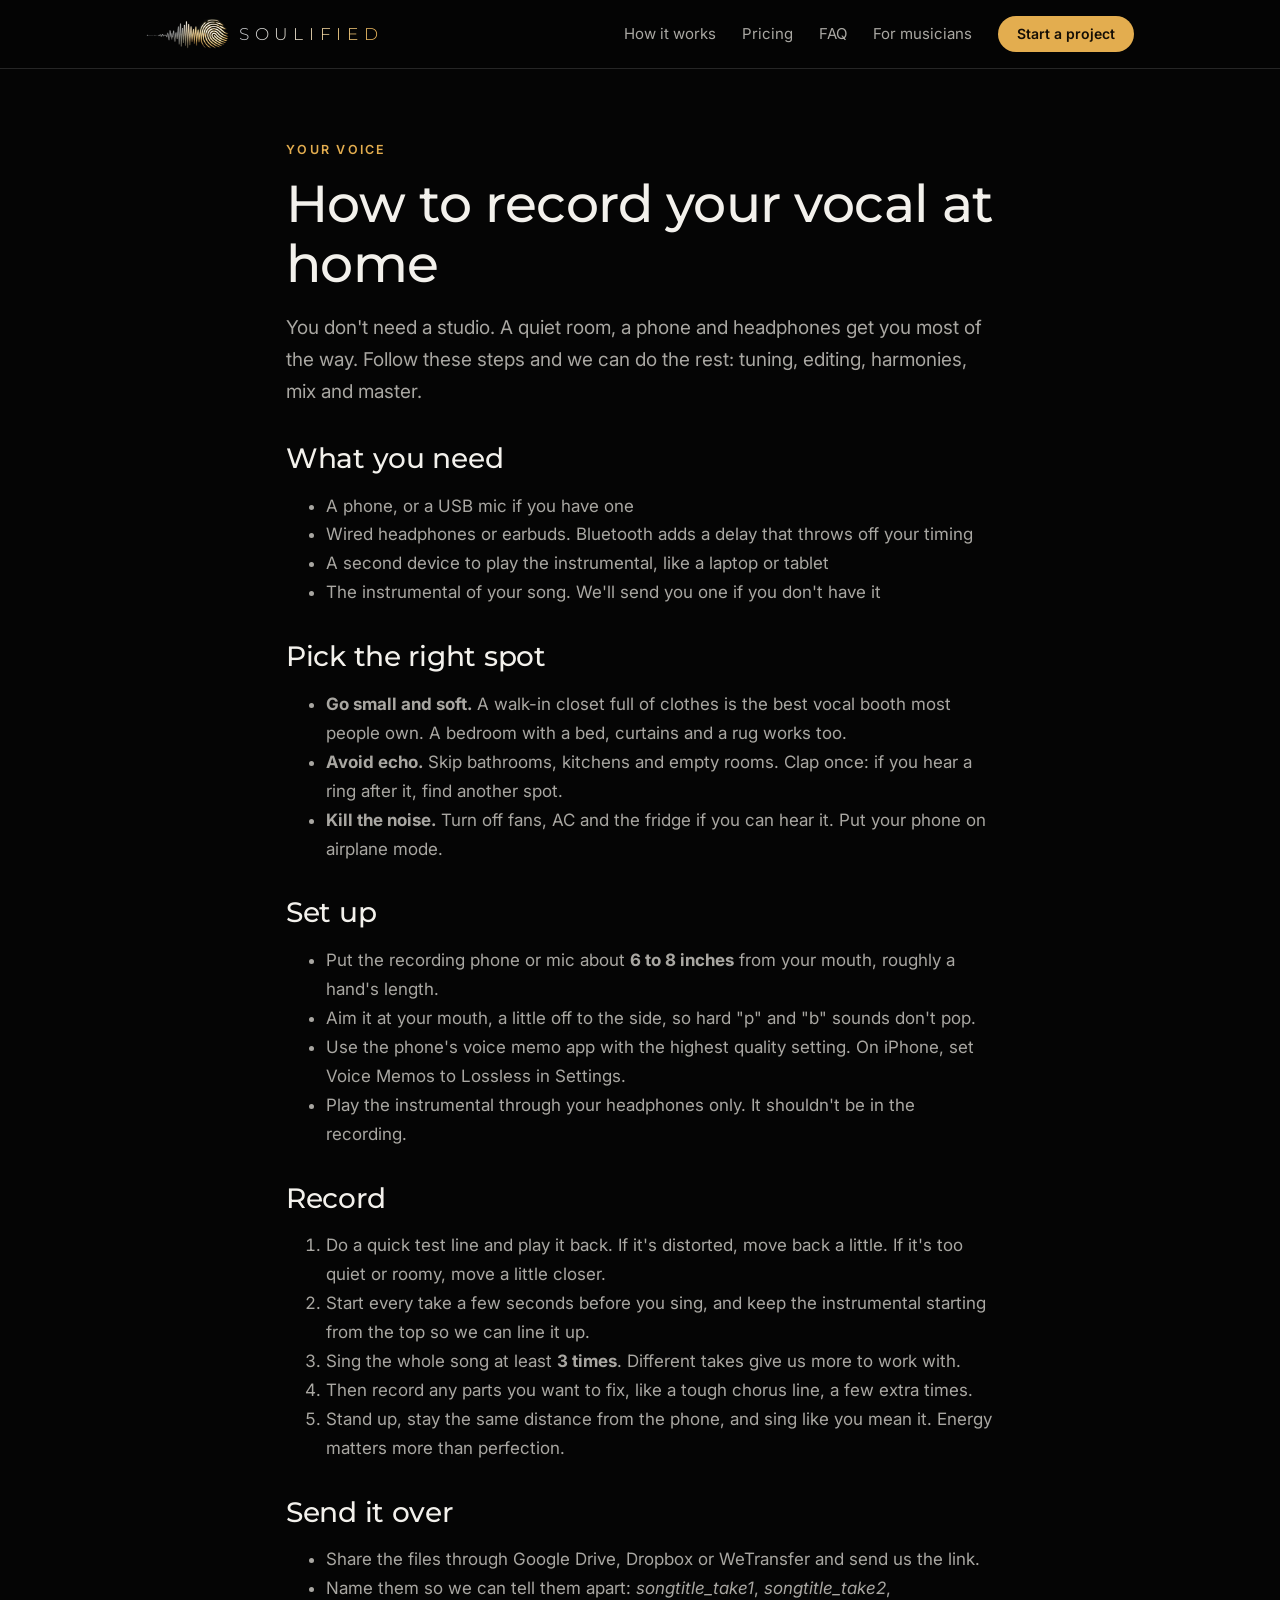
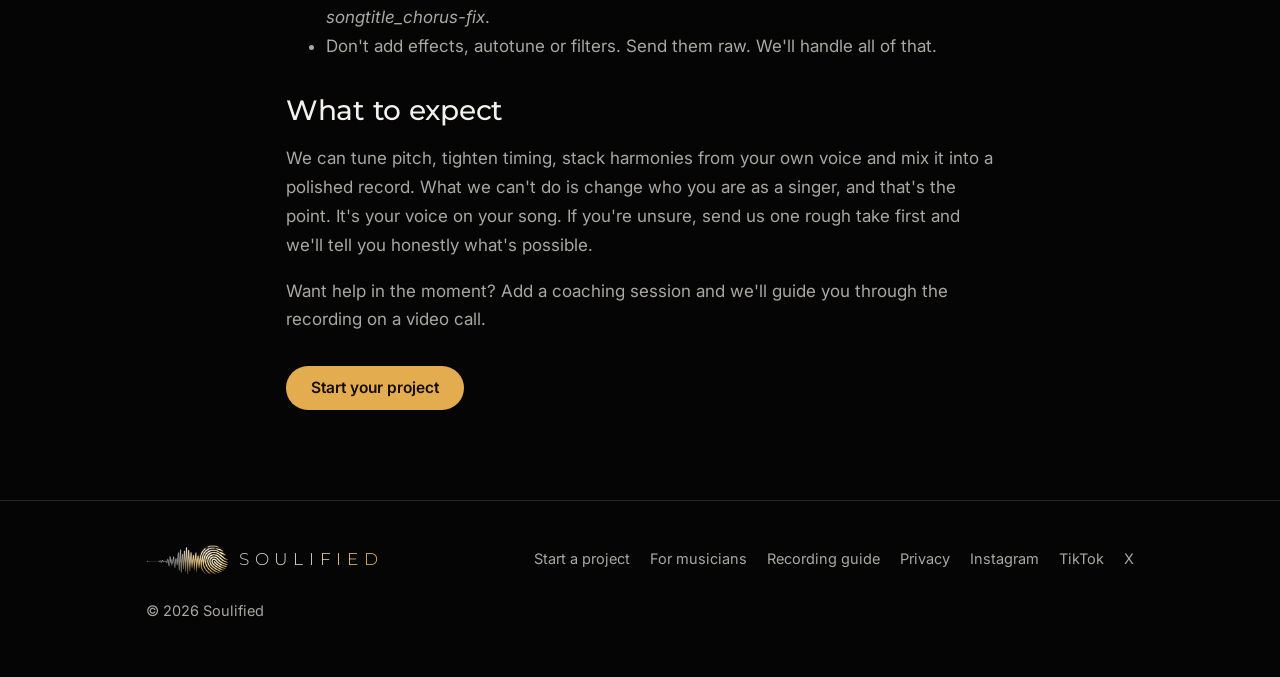
<file: record.html>
<!DOCTYPE html>
<html lang="en">
<head>
<meta charset="utf-8">
<meta name="viewport" content="width=device-width, initial-scale=1">
<title>Recording guide | Soulified</title>
<meta name="description" content="How to record your own vocal at home so Soulified can produce it like a real record.">
<meta property="og:title" content="Recording guide | Soulified">
<meta property="og:description" content="How to record your own vocal at home so Soulified can produce it like a real record.">
<meta property="og:image" content="https://besoulified.com/og-image.jpg">
<link rel="icon" href="favicon.png" type="image/png">
<link rel="apple-touch-icon" href="icon-256.png">
<link rel="preconnect" href="https://fonts.googleapis.com">
<link rel="preconnect" href="https://fonts.gstatic.com" crossorigin>
<link href="https://fonts.googleapis.com/css2?family=Montserrat:wght@300;400;500;600&family=Inter:wght@400;500;600&display=swap" rel="stylesheet">
<link rel="stylesheet" href="style.css">
</head>
<body>
<header class="nav">
  <div class="wrap">
    <a class="brand" href="index.html" aria-label="Soulified home"><img src="emblem-nav.png" alt="" width="83" height="30"><span>SOULIFIED</span></a>
    <ul>
      <li><a href="index.html#how">How it works</a></li>
      <li><a href="index.html#pricing">Pricing</a></li>
      <li><a href="index.html#faq">FAQ</a></li>
      <li><a href="join.html">For musicians</a></li>
      <li><a class="btn gold small" href="start.html">Start a project</a></li>
    </ul>
  </div>
</header>
<main>
<div class="wrap narrow prose" style="padding:70px 26px 90px">
  <div class="kicker">Your Voice</div>
  <h1 style="font-size:clamp(36px,5vw,52px)">How to record your vocal at home</h1>
  <p class="lead">You don't need a studio. A quiet room, a phone and headphones get you most of the way. Follow these steps and we can do the rest: tuning, editing, harmonies, mix and master.</p>

  <h2>What you need</h2>
  <ul>
    <li>A phone, or a USB mic if you have one</li>
    <li>Wired headphones or earbuds. Bluetooth adds a delay that throws off your timing</li>
    <li>A second device to play the instrumental, like a laptop or tablet</li>
    <li>The instrumental of your song. We'll send you one if you don't have it</li>
  </ul>

  <h2>Pick the right spot</h2>
  <ul>
    <li><strong>Go small and soft.</strong> A walk-in closet full of clothes is the best vocal booth most people own. A bedroom with a bed, curtains and a rug works too.</li>
    <li><strong>Avoid echo.</strong> Skip bathrooms, kitchens and empty rooms. Clap once: if you hear a ring after it, find another spot.</li>
    <li><strong>Kill the noise.</strong> Turn off fans, AC and the fridge if you can hear it. Put your phone on airplane mode.</li>
  </ul>

  <h2>Set up</h2>
  <ul>
    <li>Put the recording phone or mic about <strong>6 to 8 inches</strong> from your mouth, roughly a hand's length.</li>
    <li>Aim it at your mouth, a little off to the side, so hard "p" and "b" sounds don't pop.</li>
    <li>Use the phone's voice memo app with the highest quality setting. On iPhone, set Voice Memos to Lossless in Settings.</li>
    <li>Play the instrumental through your headphones only. It shouldn't be in the recording.</li>
  </ul>

  <h2>Record</h2>
  <ol>
    <li>Do a quick test line and play it back. If it's distorted, move back a little. If it's too quiet or roomy, move a little closer.</li>
    <li>Start every take a few seconds before you sing, and keep the instrumental starting from the top so we can line it up.</li>
    <li>Sing the whole song at least <strong>3 times</strong>. Different takes give us more to work with.</li>
    <li>Then record any parts you want to fix, like a tough chorus line, a few extra times.</li>
    <li>Stand up, stay the same distance from the phone, and sing like you mean it. Energy matters more than perfection.</li>
  </ol>

  <h2>Send it over</h2>
  <ul>
    <li>Share the files through Google Drive, Dropbox or WeTransfer and send us the link.</li>
    <li>Name them so we can tell them apart: <em>songtitle_take1</em>, <em>songtitle_take2</em>, <em>songtitle_chorus-fix</em>.</li>
    <li>Don't add effects, autotune or filters. Send them raw. We'll handle all of that.</li>
  </ul>

  <h2>What to expect</h2>
  <p>We can tune pitch, tighten timing, stack harmonies from your own voice and mix it into a polished record. What we can't do is change who you are as a singer, and that's the point. It's your voice on your song. If you're unsure, send us one rough take first and we'll tell you honestly what's possible.</p>
  <p>Want help in the moment? Add a coaching session and we'll guide you through the recording on a video call.</p>

  <div class="btns" style="margin-top:32px"><a class="btn gold" href="start.html?service=yourvoice">Start your project</a></div>
</div>
</main>
<footer>
  <div class="wrap">
    <a class="brand" href="index.html"><img src="emblem-nav.png" alt="" width="83" height="30"><span>SOULIFIED</span></a>
    <nav>
      <a href="start.html">Start a project</a>
      <a href="join.html">For musicians</a>
      <a href="record.html">Recording guide</a>
      <a href="privacy.html">Privacy</a>
      <a href="https://www.instagram.com/besoulified/" target="_blank" rel="noopener">Instagram</a><a href="https://www.tiktok.com/@besoulified" target="_blank" rel="noopener">TikTok</a><a href="https://x.com/beSoulified" target="_blank" rel="noopener">X</a>
    </nav>
    <span>© 2026 Soulified</span>
  </div>
</footer>
</body>
</html>
</file>
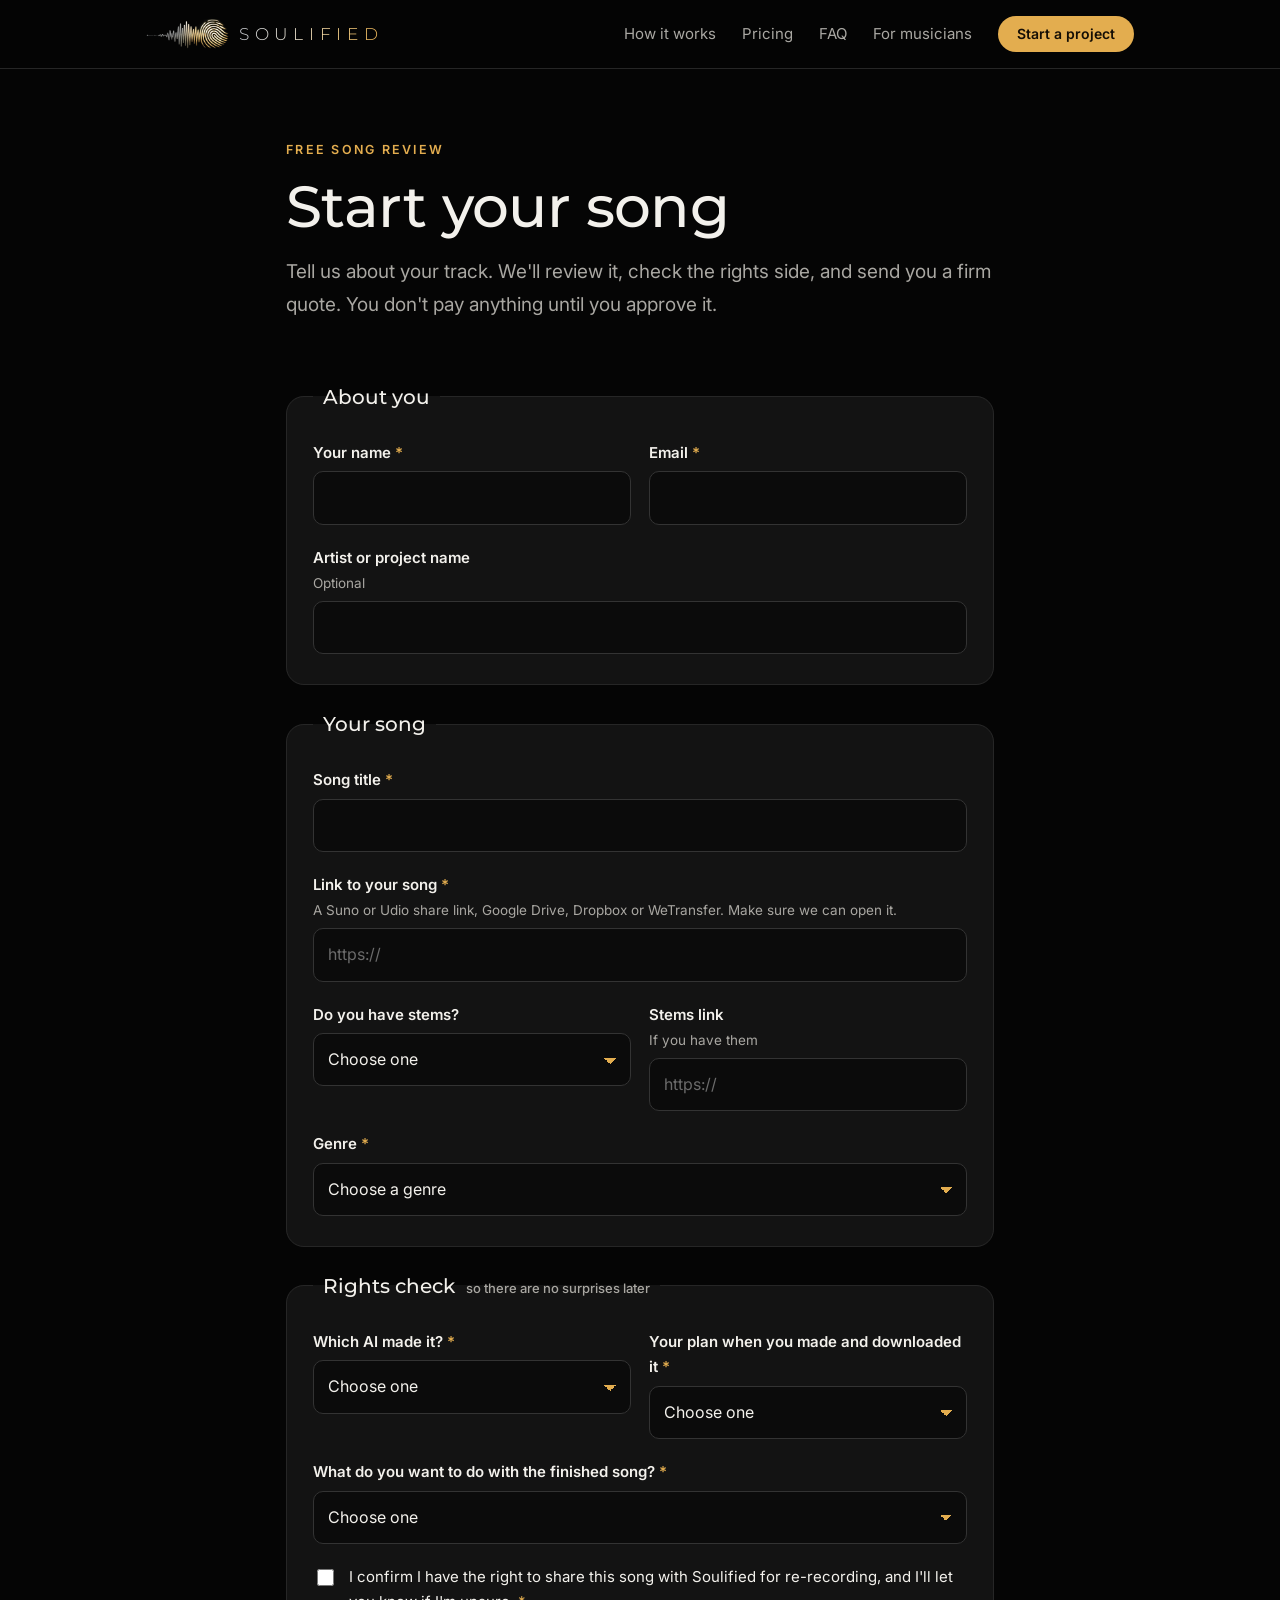
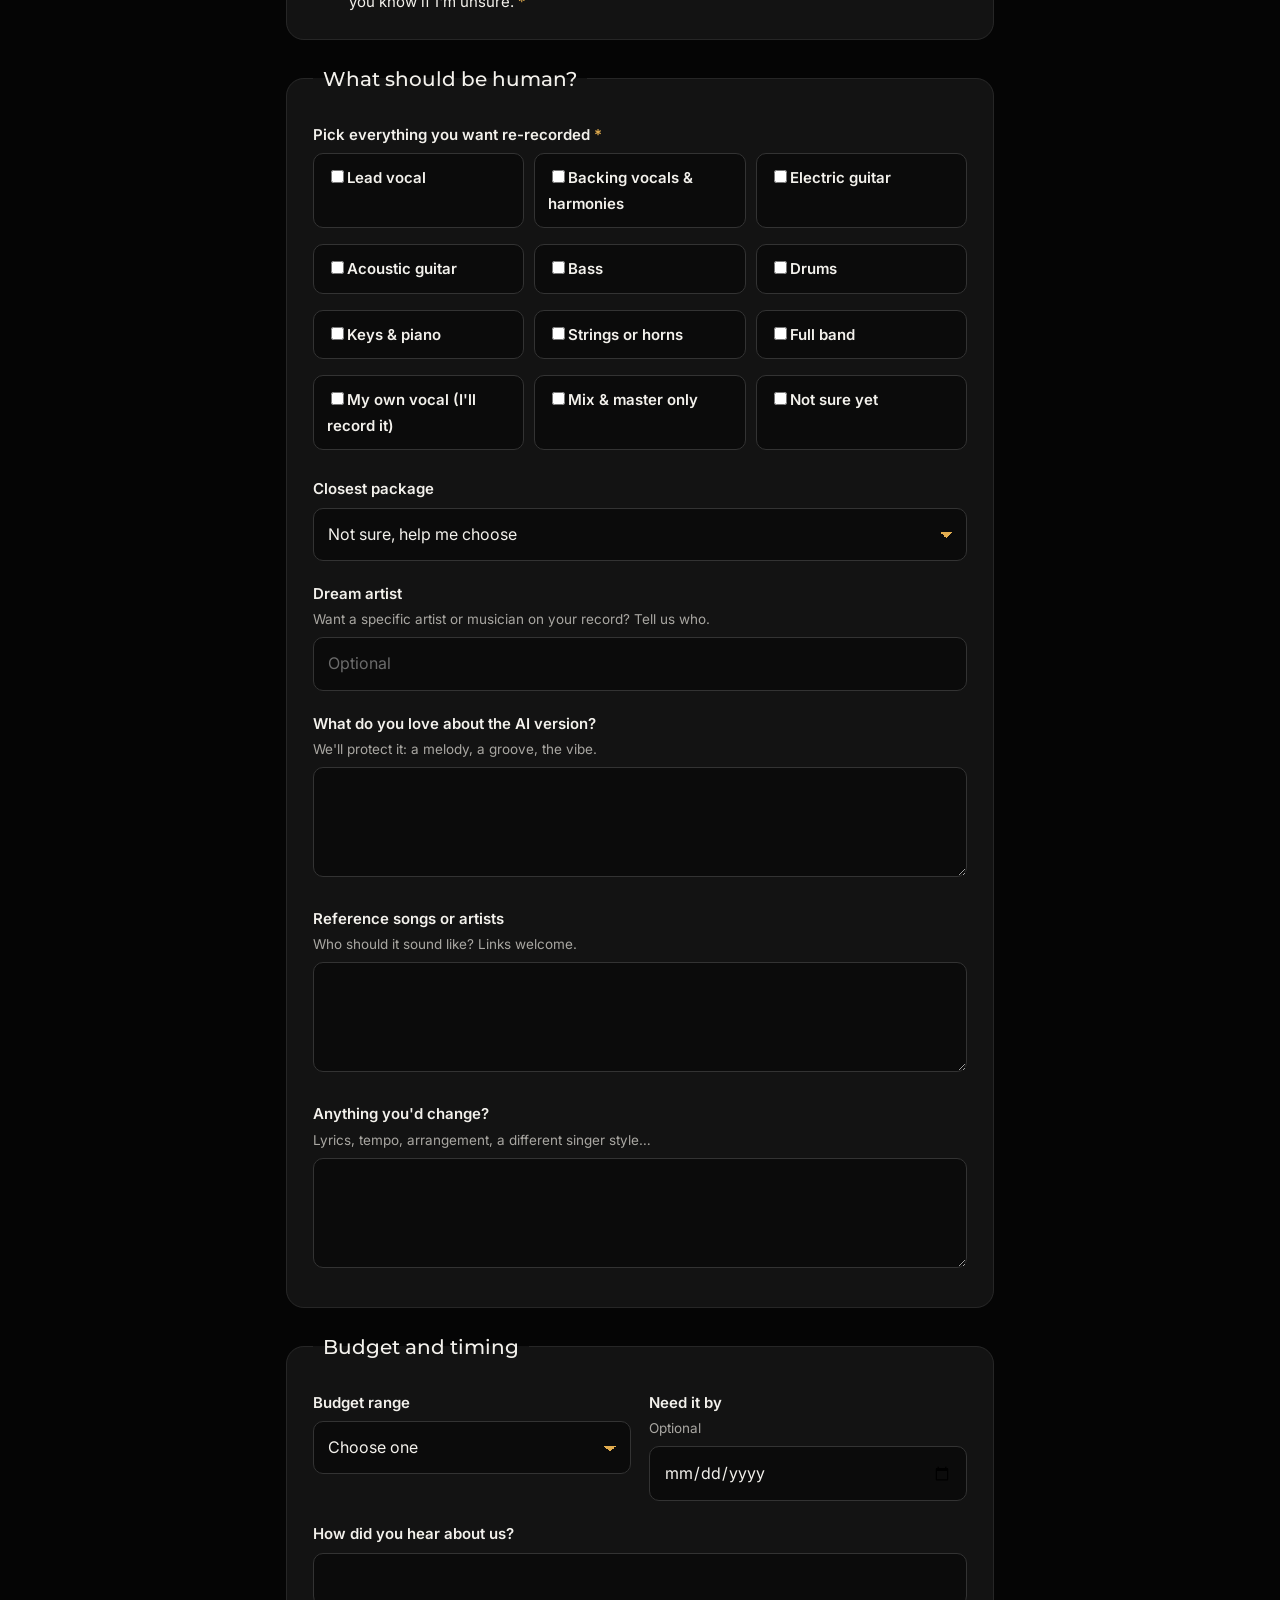
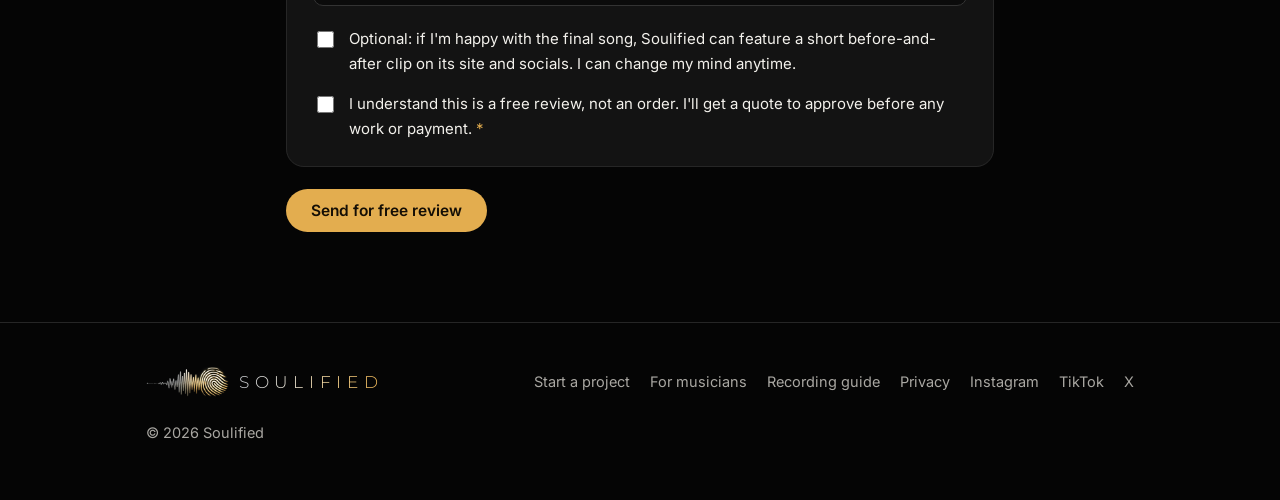
<file: start.html>
<!DOCTYPE html>
<html lang="en">
<head>
<meta charset="utf-8">
<meta name="viewport" content="width=device-width, initial-scale=1">
<title>Start your song | Soulified</title>
<meta name="description" content="Send your AI song for a free review. Tell us what to make human and we'll match you with the right musicians.">
<meta property="og:title" content="Start your song | Soulified">
<meta property="og:description" content="Send your AI song for a free review. Tell us what to make human and we'll match you with the right musicians.">
<meta property="og:image" content="https://besoulified.com/og-image.jpg">
<link rel="icon" href="favicon.png" type="image/png">
<link rel="apple-touch-icon" href="icon-256.png">
<link rel="preconnect" href="https://fonts.googleapis.com">
<link rel="preconnect" href="https://fonts.gstatic.com" crossorigin>
<link href="https://fonts.googleapis.com/css2?family=Montserrat:wght@300;400;500;600&family=Inter:wght@400;500;600&display=swap" rel="stylesheet">
<link rel="stylesheet" href="style.css">
</head>
<body>
<header class="nav">
  <div class="wrap">
    <a class="brand" href="index.html" aria-label="Soulified home"><img src="emblem-nav.png" alt="" width="83" height="30"><span>SOULIFIED</span></a>
    <ul>
      <li><a href="index.html#how">How it works</a></li>
      <li><a href="index.html#pricing">Pricing</a></li>
      <li><a href="index.html#faq">FAQ</a></li>
      <li><a href="join.html">For musicians</a></li>
      <li><a class="btn gold small" href="start.html">Start a project</a></li>
    </ul>
  </div>
</header>
<main>
<div class="wrap narrow">
  <div class="page-head">
    <div class="kicker">Free song review</div>
    <h1>Start your song</h1>
    <p class="lead">Tell us about your track. We'll review it, check the rights side, and send you a firm quote. You don't pay anything until you approve it.</p>
  </div>

  <form class="sf" data-kind="creator" data-subject="New song request" data-button="Send for free review" novalidate>
    <input class="hp" type="text" name="_honey" tabindex="-1" autocomplete="off" aria-hidden="true">

    <fieldset>
      <legend>About you</legend>
      <div class="row2">
        <div class="field"><label for="name">Your name <span class="req">*</span></label><input id="name" type="text" name="Name" required autocomplete="name"></div>
        <div class="field"><label for="email">Email <span class="req">*</span></label><input id="email" type="email" name="Email" required autocomplete="email"></div>
      </div>
      <div class="field"><label for="artist">Artist or project name <span class="hint">Optional</span></label><input id="artist" type="text" name="Artist name"></div>
    </fieldset>

    <fieldset>
      <legend>Your song</legend>
      <div class="field"><label for="title">Song title <span class="req">*</span></label><input id="title" type="text" name="Song title" required></div>
      <div class="field"><label for="songlink">Link to your song <span class="req">*</span><span class="hint">A Suno or Udio share link, Google Drive, Dropbox or WeTransfer. Make sure we can open it.</span></label><input id="songlink" type="url" name="Song link" required placeholder="https://"></div>
      <div class="row2">
        <div class="field"><label for="stems">Do you have stems?</label>
          <select id="stems" name="Has stems"><option value="">Choose one</option><option>Yes</option><option>No</option><option>Not sure what stems are</option></select></div>
        <div class="field"><label for="stemlink">Stems link <span class="hint">If you have them</span></label><input id="stemlink" type="url" name="Stems link" placeholder="https://"></div>
      </div>
      <div class="field"><label for="genre">Genre <span class="req">*</span></label>
        <select id="genre" name="Genre" required><option value="">Choose a genre</option><option>Rock</option><option>Indie</option><option>Pop</option><option>Soul & R&B</option><option>Funk</option><option>Blues</option><option>Country</option><option>Folk & Acoustic</option><option>Singer-songwriter</option><option>Reggae</option><option>Latin</option><option>Gospel</option><option>Jazz</option><option>Hip-hop (live band)</option><option>Metal</option><option>Worship</option><option>Other / not sure</option></select></div>
    </fieldset>

    <fieldset>
      <legend>Rights check <small>so there are no surprises later</small></legend>
      <div class="row2">
        <div class="field"><label for="platform">Which AI made it? <span class="req">*</span></label>
          <select id="platform" name="AI platform" required><option value="">Choose one</option><option>Suno</option><option>Udio</option><option>Another AI tool</option><option>Not sure</option></select></div>
        <div class="field"><label for="plan">Your plan when you made and downloaded it <span class="req">*</span></label>
          <select id="plan" name="Plan when created" required><option value="">Choose one</option><option>Paid plan</option><option>Free plan / free trial</option><option>Not sure</option></select></div>
      </div>
      <div class="field"><label for="use">What do you want to do with the finished song? <span class="req">*</span></label>
        <select id="use" name="Intended use" required><option value="">Choose one</option><option>Release it (streaming, sales, sync)</option><option>Content (YouTube, social, ads)</option><option>Personal use only</option><option>Not sure yet</option></select></div>
      <div id="rights-box" class="rights-box" aria-live="polite"></div>
      <label class="agree"><input type="checkbox" name="Rights confirmation" value="Confirmed" required><span>I confirm I have the right to share this song with Soulified for re-recording, and I'll let you know if I'm unsure. <span class="req">*</span></span></label>
    </fieldset>

    <fieldset>
      <legend>What should be human?</legend>
      <div class="field"><span class="label">Pick everything you want re-recorded <span class="req">*</span></span>
        <div class="opts" data-required-group="What should be human">
          <label class="opt"><input type="checkbox" name="Make human" value="Lead vocal"><span>Lead vocal</span></label>
          <label class="opt"><input type="checkbox" name="Make human" value="Backing vocals & harmonies"><span>Backing vocals & harmonies</span></label>
          <label class="opt"><input type="checkbox" name="Make human" value="Electric guitar"><span>Electric guitar</span></label>
          <label class="opt"><input type="checkbox" name="Make human" value="Acoustic guitar"><span>Acoustic guitar</span></label>
          <label class="opt"><input type="checkbox" name="Make human" value="Bass"><span>Bass</span></label>
          <label class="opt"><input type="checkbox" name="Make human" value="Drums"><span>Drums</span></label>
          <label class="opt"><input type="checkbox" name="Make human" value="Keys & piano"><span>Keys & piano</span></label>
          <label class="opt"><input type="checkbox" name="Make human" value="Strings or horns"><span>Strings or horns</span></label>
          <label class="opt"><input type="checkbox" name="Make human" value="Full band"><span>Full band</span></label>
          <label class="opt"><input type="checkbox" name="Make human" value="My own vocal (I'll record it)"><span>My own vocal (I'll record it)</span></label>
          <label class="opt"><input type="checkbox" name="Make human" value="Mix & master only"><span>Mix & master only</span></label>
          <label class="opt"><input type="checkbox" name="Make human" value="Not sure yet"><span>Not sure yet</span></label>
        </div>
      </div>
      <div class="field"><label for="pkg">Closest package</label>
        <select id="pkg" name="Package"><option value="">Not sure, help me choose</option><option>Session part</option><option>Lead vocal</option><option>Full band</option><option>Your Voice</option><option>Your Voice + coaching</option><option>Signature artist</option></select></div>
      <div class="field" id="artist-field"><label for="dream">Dream artist <span class="hint">Want a specific artist or musician on your record? Tell us who.</span></label><input id="dream" type="text" name="Requested artist" placeholder="Optional"></div>
      <div class="field"><label for="love">What do you love about the AI version? <span class="hint">We'll protect it: a melody, a groove, the vibe.</span></label><textarea id="love" name="Keep from the original"></textarea></div>
      <div class="field"><label for="refs">Reference songs or artists <span class="hint">Who should it sound like? Links welcome.</span></label><textarea id="refs" name="References"></textarea></div>
      <div class="field"><label for="change">Anything you'd change? <span class="hint">Lyrics, tempo, arrangement, a different singer style…</span></label><textarea id="change" name="Changes wanted"></textarea></div>
    </fieldset>

    <fieldset>
      <legend>Budget and timing</legend>
      <div class="row2">
        <div class="field"><label for="budget">Budget range</label>
          <select id="budget" name="Budget"><option value="">Choose one</option><option>$300 to $750</option><option>$750 to $1,500</option><option>$1,500 to $5,000</option><option>$5,000 to $25,000</option><option>$25,000+</option><option>Not sure yet</option></select></div>
        <div class="field"><label for="deadline">Need it by <span class="hint">Optional</span></label><input id="deadline" type="date" name="Deadline"></div>
      </div>
      <div class="field"><label for="heard">How did you hear about us?</label><input id="heard" type="text" name="Heard about us"></div>
      <label class="agree"><input type="checkbox" name="OK to feature" value="Yes" data-optin><span>Optional: if I'm happy with the final song, Soulified can feature a short before-and-after clip on its site and socials. I can change my mind anytime.</span></label>
      <label class="agree"><input type="checkbox" name="Understands free review" value="Yes" required><span>I understand this is a free review, not an order. I'll get a quote to approve before any work or payment. <span class="req">*</span></span></label>
    </fieldset>

    <div class="submit-row">
      <button class="btn gold" type="submit">Send for free review</button>
      <span class="form-msg" role="alert"></span>
    </div>
  </form>
</div>
</main>
<footer>
  <div class="wrap">
    <a class="brand" href="index.html"><img src="emblem-nav.png" alt="" width="83" height="30"><span>SOULIFIED</span></a>
    <nav>
      <a href="start.html">Start a project</a>
      <a href="join.html">For musicians</a>
      <a href="record.html">Recording guide</a>
      <a href="privacy.html">Privacy</a>
      <a href="https://www.instagram.com/besoulified/" target="_blank" rel="noopener">Instagram</a><a href="https://www.tiktok.com/@besoulified" target="_blank" rel="noopener">TikTok</a><a href="https://x.com/beSoulified" target="_blank" rel="noopener">X</a>
    </nav>
    <span>© 2026 Soulified</span>
  </div>
</footer>
<script src="form.js"></script>
</body>
</html>
</file>
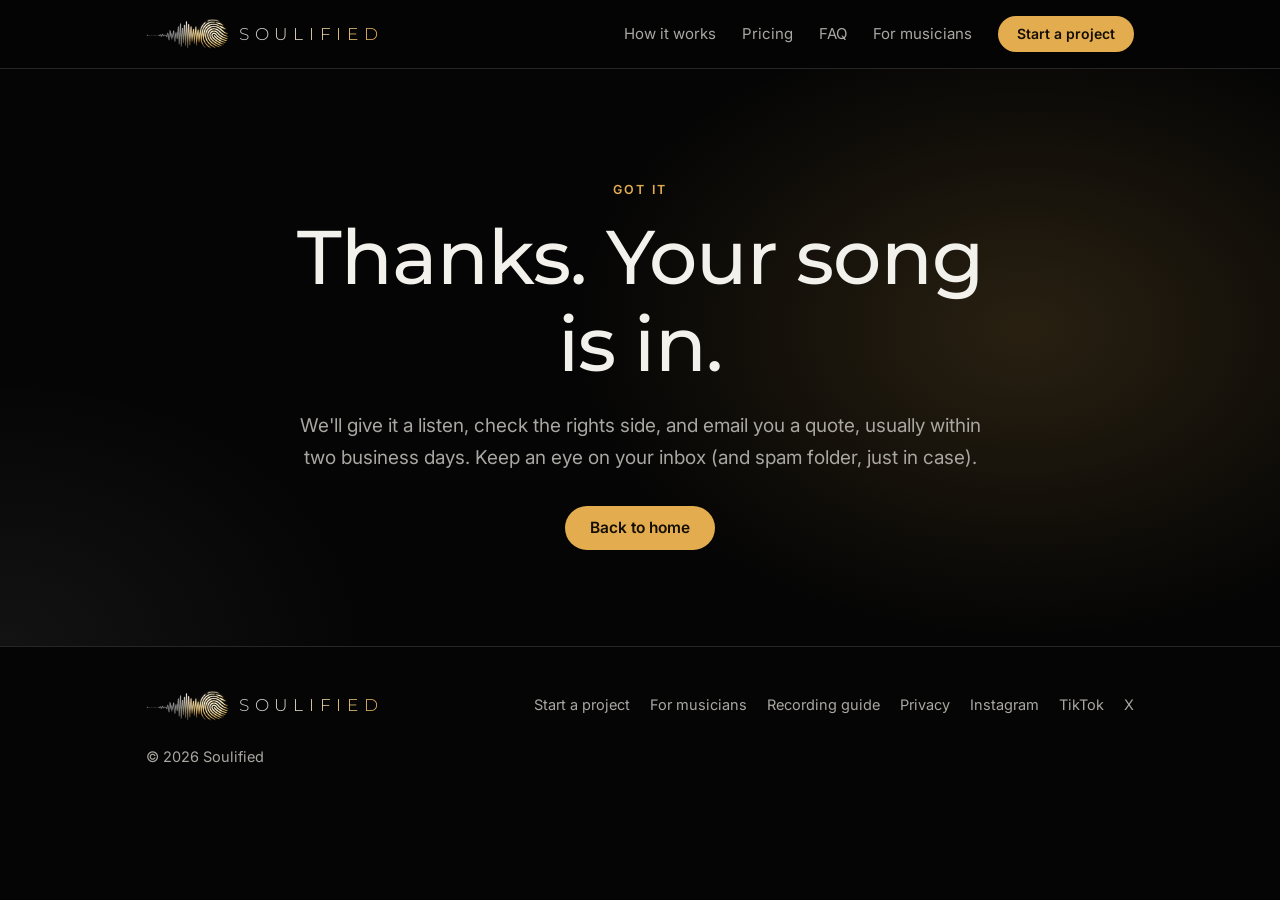
<file: thanks.html>
<!DOCTYPE html>
<html lang="en">
<head>
<meta charset="utf-8">
<meta name="viewport" content="width=device-width, initial-scale=1">
<title>Thanks | Soulified</title>
<meta name="description" content="Thanks for reaching out to Soulified.">
<meta property="og:title" content="Thanks | Soulified">
<meta property="og:description" content="Thanks for reaching out to Soulified.">
<meta property="og:image" content="https://besoulified.com/og-image.jpg">
<link rel="icon" href="favicon.png" type="image/png">
<link rel="apple-touch-icon" href="icon-256.png">
<link rel="preconnect" href="https://fonts.googleapis.com">
<link rel="preconnect" href="https://fonts.gstatic.com" crossorigin>
<link href="https://fonts.googleapis.com/css2?family=Montserrat:wght@300;400;500;600&family=Inter:wght@400;500;600&display=swap" rel="stylesheet">
<link rel="stylesheet" href="style.css">
</head>
<body>
<header class="nav">
  <div class="wrap">
    <a class="brand" href="index.html" aria-label="Soulified home"><img src="emblem-nav.png" alt="" width="83" height="30"><span>SOULIFIED</span></a>
    <ul>
      <li><a href="index.html#how">How it works</a></li>
      <li><a href="index.html#pricing">Pricing</a></li>
      <li><a href="index.html#faq">FAQ</a></li>
      <li><a href="join.html">For musicians</a></li>
      <li><a class="btn gold small" href="start.html">Start a project</a></li>
    </ul>
  </div>
</header>
<main>
<section class="hero" style="min-height:62vh">
  <div class="wrap narrow center" style="display:block">
    <div class="kicker" id="tk">Got it</div>
    <h1 id="th">Thanks. Your song is in.</h1>
    <p class="lead" id="tp" style="margin:22px auto 32px">We'll give it a listen, check the rights side, and email you a quote, usually within two business days. Keep an eye on your inbox (and spam folder, just in case).</p>
    <div class="btns" style="justify-content:center"><a class="btn gold" href="index.html">Back to home</a></div>
  </div>
</section>
</main>
<footer>
  <div class="wrap">
    <a class="brand" href="index.html"><img src="emblem-nav.png" alt="" width="83" height="30"><span>SOULIFIED</span></a>
    <nav>
      <a href="start.html">Start a project</a>
      <a href="join.html">For musicians</a>
      <a href="record.html">Recording guide</a>
      <a href="privacy.html">Privacy</a>
      <a href="https://www.instagram.com/besoulified/" target="_blank" rel="noopener">Instagram</a><a href="https://www.tiktok.com/@besoulified" target="_blank" rel="noopener">TikTok</a><a href="https://x.com/beSoulified" target="_blank" rel="noopener">X</a>
    </nav>
    <span>© 2026 Soulified</span>
  </div>
</footer>
<script>
if (new URLSearchParams(location.search).get('t') === 'musician') {
  document.getElementById('tk').textContent = 'Application received';
  document.getElementById('th').textContent = 'Thanks for applying.';
  document.getElementById('tp').textContent = "We listen to every application. If your sound fits what our clients are asking for, we'll reach out with next steps. It can take a little while as we grow the network, so hang tight.";
}
</script>
</body>
</html>
</file>
<file: style.css>
:root{
  --bg:#050505; --bg2:#0c0c0c; --card:#131313; --card2:#1a1a1a;
  --ink:#f3f1ec; --muted:#a9a7a2; --line:#262626;
  --gold:#e3ad4f; --gold2:#f6cf86; --gold-soft:rgba(227,173,79,.14);
  --silver:#c9ccd1;
  --grad:linear-gradient(90deg,#c9ccd1 0%,#e8e3d6 35%,#f6cf86 70%,#e3ad4f 100%);
  --ok:#8fc596; --warn:#e6b45a; --bad:#e3826e;
}
*{box-sizing:border-box}
html{scroll-behavior:smooth}
body{margin:0;background:var(--bg);color:var(--ink);font:17px/1.7 "Inter",system-ui,-apple-system,sans-serif;-webkit-font-smoothing:antialiased}
a{color:var(--gold2)}
img{max-width:100%}
h1,h2,h3,h4{font-family:"Montserrat",system-ui,sans-serif;font-weight:500;line-height:1.14;margin:0;letter-spacing:-.01em}
.wrap{max-width:1040px;margin:0 auto;padding:0 26px}
.narrow{max-width:760px}
.kicker{font-size:12.5px;letter-spacing:.18em;text-transform:uppercase;color:var(--gold);font-weight:600;margin-bottom:14px}
.lead{font-size:19px;color:var(--muted);max-width:60ch}
.muted{color:var(--muted)}
.center{text-align:center}
.center .lead{margin-left:auto;margin-right:auto}

/* nav */
.nav{position:sticky;top:0;z-index:20;background:rgba(5,5,5,.86);backdrop-filter:blur(10px);border-bottom:1px solid var(--line)}
.nav .wrap{display:flex;align-items:center;justify-content:space-between;height:68px}
.brand{display:flex;align-items:center;gap:10px;text-decoration:none;color:var(--ink)}
.brand img{height:30px;width:auto;display:block}
.brand span{font-family:"Montserrat",sans-serif;font-weight:300;font-size:17px;letter-spacing:.34em;background:var(--grad);-webkit-background-clip:text;background-clip:text;color:transparent}
.nav ul{list-style:none;display:flex;align-items:center;gap:26px;margin:0;padding:0;font-size:15px}
.nav ul a{color:var(--muted);text-decoration:none}
.nav ul a:hover{color:var(--ink)}
.btn{display:inline-flex;align-items:center;justify-content:center;gap:8px;padding:13px 24px;border-radius:999px;font:600 15.5px/1 "Inter",sans-serif;text-decoration:none;border:1px solid transparent;cursor:pointer;transition:transform .15s,background .2s,border-color .2s}
.btn:hover{transform:translateY(-1px)}
.btn.gold{background:var(--gold);color:#140e05}
.btn.gold:hover{background:var(--gold2)}
.btn.ghost{border-color:#444;color:var(--ink);background:transparent}
.btn.ghost:hover{border-color:var(--gold)}
.btn.small{padding:10px 18px;font-size:14px;white-space:nowrap}
.btn:focus-visible,a:focus-visible,input:focus-visible,select:focus-visible,textarea:focus-visible{outline:2px solid var(--gold2);outline-offset:2px}

/* hero */
.hero{position:relative;overflow:hidden;padding:110px 0 96px}
.hero::before{content:"";position:absolute;inset:0;pointer-events:none;background:
  radial-gradient(640px 440px at 80% 45%,rgba(227,173,79,.16),transparent 70%),
  radial-gradient(520px 380px at 0% 100%,rgba(201,204,209,.07),transparent 70%)}
.hero .wrap{position:relative;display:grid;grid-template-columns:1.15fr .85fr;gap:56px;align-items:center}
.hero h1{font-size:clamp(44px,6.6vw,76px)}
.hero h1{font-weight:500}
.hero h1 em{font-style:normal;background:var(--grad);-webkit-background-clip:text;background-clip:text;color:transparent}
.hero .lead{margin:24px 0 34px}
.hero .btns{display:flex;gap:14px;flex-wrap:wrap}
.hero .note{margin-top:22px;font-size:14px;color:var(--muted)}
.wave-card{background:linear-gradient(160deg,var(--card2),var(--card));border:1px solid var(--line);border-radius:22px;padding:26px;box-shadow:0 30px 80px rgba(0,0,0,.45)}
.wave-row{display:flex;align-items:center;gap:14px;padding:14px 0}
.wave-row+.wave-row{border-top:1px solid var(--line)}
.wave-row .lbl{width:92px;flex:none;font-size:12px;letter-spacing:.12em;text-transform:uppercase;color:var(--muted)}
.wave-row .lbl b{display:block;color:var(--ink);font-size:14px;letter-spacing:0;text-transform:none;font-weight:600}
.wave-row svg{flex:1;height:46px}
.arrow-row{display:flex;justify-content:center;padding:6px 0;color:var(--gold)}

.hero-art{position:relative}
.hero-art img{width:100%;height:auto;display:block;filter:drop-shadow(0 0 30px rgba(227,173,79,.18))}
.hero-art .cap{display:flex;justify-content:space-between;margin-top:14px;font-size:12px;letter-spacing:.16em;text-transform:uppercase}
.hero-art .cap span:first-child{color:var(--silver)}
.hero-art .cap span:last-child{color:var(--gold)}

/* sections */
section{padding:92px 0}
.band{background:var(--bg2);border-top:1px solid var(--line);border-bottom:1px solid var(--line)}
section h2{font-size:clamp(32px,4.4vw,48px);margin-bottom:18px}
.grid3{display:grid;grid-template-columns:repeat(3,1fr);gap:22px;margin-top:44px}
.grid2{display:grid;grid-template-columns:repeat(2,1fr);gap:22px;margin-top:40px}
.card{background:var(--card);border:1px solid var(--line);border-radius:18px;padding:28px}
.step-n{font-family:"Montserrat",sans-serif;font-weight:300;font-size:44px;color:var(--gold);line-height:1;margin-bottom:12px}
.card h3{font-size:24px;margin-bottom:10px}
.card p{margin:0;color:var(--muted);font-size:16px}

/* pricing */
.price-grid{display:grid;grid-template-columns:repeat(4,1fr);gap:18px;margin-top:44px}
.price{background:var(--card);border:1px solid var(--line);border-radius:18px;padding:26px 22px;display:flex;flex-direction:column}
.price.feature{border-color:rgba(227,173,79,.6);background:linear-gradient(180deg,rgba(227,173,79,.10),var(--card) 60%)}
.price .tag{font-size:11.5px;letter-spacing:.14em;text-transform:uppercase;color:var(--gold);font-weight:600;min-height:18px}
.price h3{font-size:24px;margin:6px 0 8px}
.price .amt{font-family:"Montserrat",sans-serif;font-weight:500;font-size:36px;line-height:1.1;margin:6px 0 2px}
.price .amt small{display:block;font-family:"Inter",sans-serif;font-size:13px;color:var(--muted);margin-top:4px;font-weight:400}
.price .amt.text{font-size:30px}
.price.wide{flex-direction:row;gap:36px;align-items:center;margin-top:18px;border-color:rgba(201,204,209,.35)}
.price.wide p{color:var(--muted);font-size:15.5px;margin:8px 0 0;max-width:620px}
.price.wide p a{color:var(--gold2)}
.price.wide .wide-side{flex:0 0 230px}
.price ul{list-style:none;padding:0;margin:16px 0 20px;flex:1}
.price li{position:relative;padding-left:22px;margin-bottom:9px;font-size:15px;color:var(--muted)}
.price li::before{content:"";position:absolute;left:2px;top:.62em;width:9px;height:9px;border-radius:50%;background:var(--gold)}
.price .btn{width:100%}
.fine{font-size:14px;color:var(--muted);margin-top:22px}

/* genres */
.chips{display:flex;flex-wrap:wrap;gap:10px;margin-top:28px;justify-content:center}
.chips span{border:1px solid var(--line);background:var(--card);border-radius:999px;padding:8px 16px;font-size:15px}

/* rights */
.rights{display:grid;grid-template-columns:1fr 1fr;gap:40px;align-items:start}
.check{list-style:none;padding:0;margin:20px 0 0}
.check li{position:relative;padding-left:34px;margin-bottom:14px}
.check li::before{content:"✓";position:absolute;left:0;top:0;width:24px;height:24px;border-radius:50%;background:var(--gold-soft);color:var(--gold2);display:grid;place-items:center;font-size:13px;font-weight:700}

/* faq */
details{background:var(--card);border:1px solid var(--line);border-radius:14px;padding:4px 22px;margin-bottom:12px}
summary{cursor:pointer;list-style:none;padding:16px 0;font-weight:600;font-size:17px;display:flex;justify-content:space-between;gap:16px}
summary::-webkit-details-marker{display:none}
summary::after{content:"+";color:var(--gold);font-size:22px;line-height:1}
details[open] summary::after{content:"–"}
details p{margin:0 0 18px;color:var(--muted)}

/* cta */
.cta{position:relative;overflow:hidden;text-align:center}
.cta::before{content:"";position:absolute;inset:0;background:radial-gradient(600px 320px at 50% 100%,rgba(227,173,79,.16),transparent 70%);pointer-events:none}
.cta .wrap{position:relative}
.cta .btns{display:flex;gap:14px;justify-content:center;flex-wrap:wrap;margin-top:30px}

/* footer */
footer{border-top:1px solid var(--line);padding:44px 0 54px;color:var(--muted);font-size:14.5px}
footer .wrap{display:flex;justify-content:space-between;gap:24px;flex-wrap:wrap;align-items:center}
footer nav{display:flex;gap:20px;flex-wrap:wrap}
footer a{color:var(--muted);text-decoration:none}
footer a:hover{color:var(--ink)}

/* forms */
.page-head{padding:70px 0 30px}
.page-head h1{font-size:clamp(38px,5.4vw,58px)}
.page-head .lead{margin-top:16px}
form.sf{margin:10px 0 90px}
fieldset{border:1px solid var(--line);background:var(--card);border-radius:18px;padding:26px 26px 10px;margin:0 0 22px}
legend{padding:0 10px;font-family:"Montserrat",sans-serif;font-weight:500;font-size:20px}
legend small{font-family:"Inter",sans-serif;font-size:13px;color:var(--muted);margin-left:6px}
.field{margin-bottom:20px}
.field label,.field .label{display:block;font-weight:600;font-size:15px;margin-bottom:6px}
.field .hint{display:block;font-weight:400;font-size:13.5px;color:var(--muted);margin-top:2px}
.req{color:var(--gold)}
input[type=text],input[type=email],input[type=url],input[type=date],input[type=number],select,textarea{
  width:100%;font:inherit;font-size:16px;color:var(--ink);background:#0b0b0b;border:1px solid #333;border-radius:10px;padding:12px 14px}
textarea{min-height:110px;resize:vertical}
select{appearance:none;background-image:linear-gradient(45deg,transparent 50%,var(--gold) 50%),linear-gradient(135deg,var(--gold) 50%,transparent 50%);background-position:calc(100% - 20px) 52%,calc(100% - 14px) 52%;background-size:6px 6px;background-repeat:no-repeat;padding-right:40px}
input::placeholder,textarea::placeholder{color:#6b6b6b}
.row2{display:grid;grid-template-columns:1fr 1fr;gap:18px}
.opts{display:grid;grid-template-columns:repeat(auto-fill,minmax(190px,1fr));gap:10px}
.opt{display:flex;align-items:flex-start;gap:10px;background:#0b0b0b;border:1px solid #333;border-radius:10px;padding:11px 13px;cursor:pointer;font-size:15px;font-weight:500}
.opt:hover{border-color:var(--gold)}
.opt input{margin-top:4px;accent-color:var(--gold);flex:none}
.opt:has(input:checked){border-color:var(--gold);background:rgba(227,173,79,.10)}
.agree{display:flex;gap:12px;align-items:flex-start;font-size:15px;margin-bottom:14px;cursor:pointer}
.agree input{margin-top:5px;accent-color:var(--gold);flex:none;width:17px;height:17px}
.rights-box{border-radius:12px;padding:14px 16px;font-size:15px;margin:4px 0 20px;display:none}
.rights-box.show{display:block}
.rights-box.ok{background:rgba(143,197,150,.12);border:1px solid rgba(143,197,150,.45)}
.rights-box.warn{background:rgba(230,180,90,.12);border:1px solid rgba(230,180,90,.5)}
.rights-box.bad{background:rgba(227,130,110,.12);border:1px solid rgba(227,130,110,.5)}
.rights-box b{display:block;margin-bottom:2px}
.submit-row{display:flex;align-items:center;gap:18px;flex-wrap:wrap;margin-top:8px}
.form-msg{font-size:15px}
.form-msg.err{color:var(--bad)}
.hp{position:absolute;left:-9999px;width:1px;height:1px;overflow:hidden}

/* legal / text pages */
.prose h2{font-size:28px;margin:34px 0 10px}
.prose p,.prose li{color:var(--muted)}

@media (max-width:900px){
  .price-grid{grid-template-columns:repeat(2,1fr)}
}
@media (max-width:800px){
  .nav ul li:not(:last-child){display:none}
  .hero{padding:60px 0 64px}
  .hero .wrap,.rights{grid-template-columns:1fr;gap:38px}
  section{padding:66px 0}
  .grid3,.grid2{grid-template-columns:1fr}
  .row2{grid-template-columns:1fr;gap:0}
  fieldset{padding:20px 18px 6px}
}
@media (max-width:380px){
  .nav .brand span{display:none}
}
@media (max-width:520px){
  .nav .brand span{font-size:13px;letter-spacing:.24em}
  .brand img{height:24px}
  .price-grid{grid-template-columns:1fr}
  .price.wide{flex-direction:column;align-items:stretch;gap:14px}
  .price.wide .wide-side{flex:none}
}
.law{margin-top:28px;background:var(--card);border:1px solid var(--line);border-radius:18px;padding:26px 28px}
.law h3{font-size:20px;margin:0 0 6px}
.law .check li{color:var(--muted)}
.law .check b{color:var(--ink)}
details p a,#ownership a{color:var(--gold2)}
[hidden]{display:none!important}
</file>
